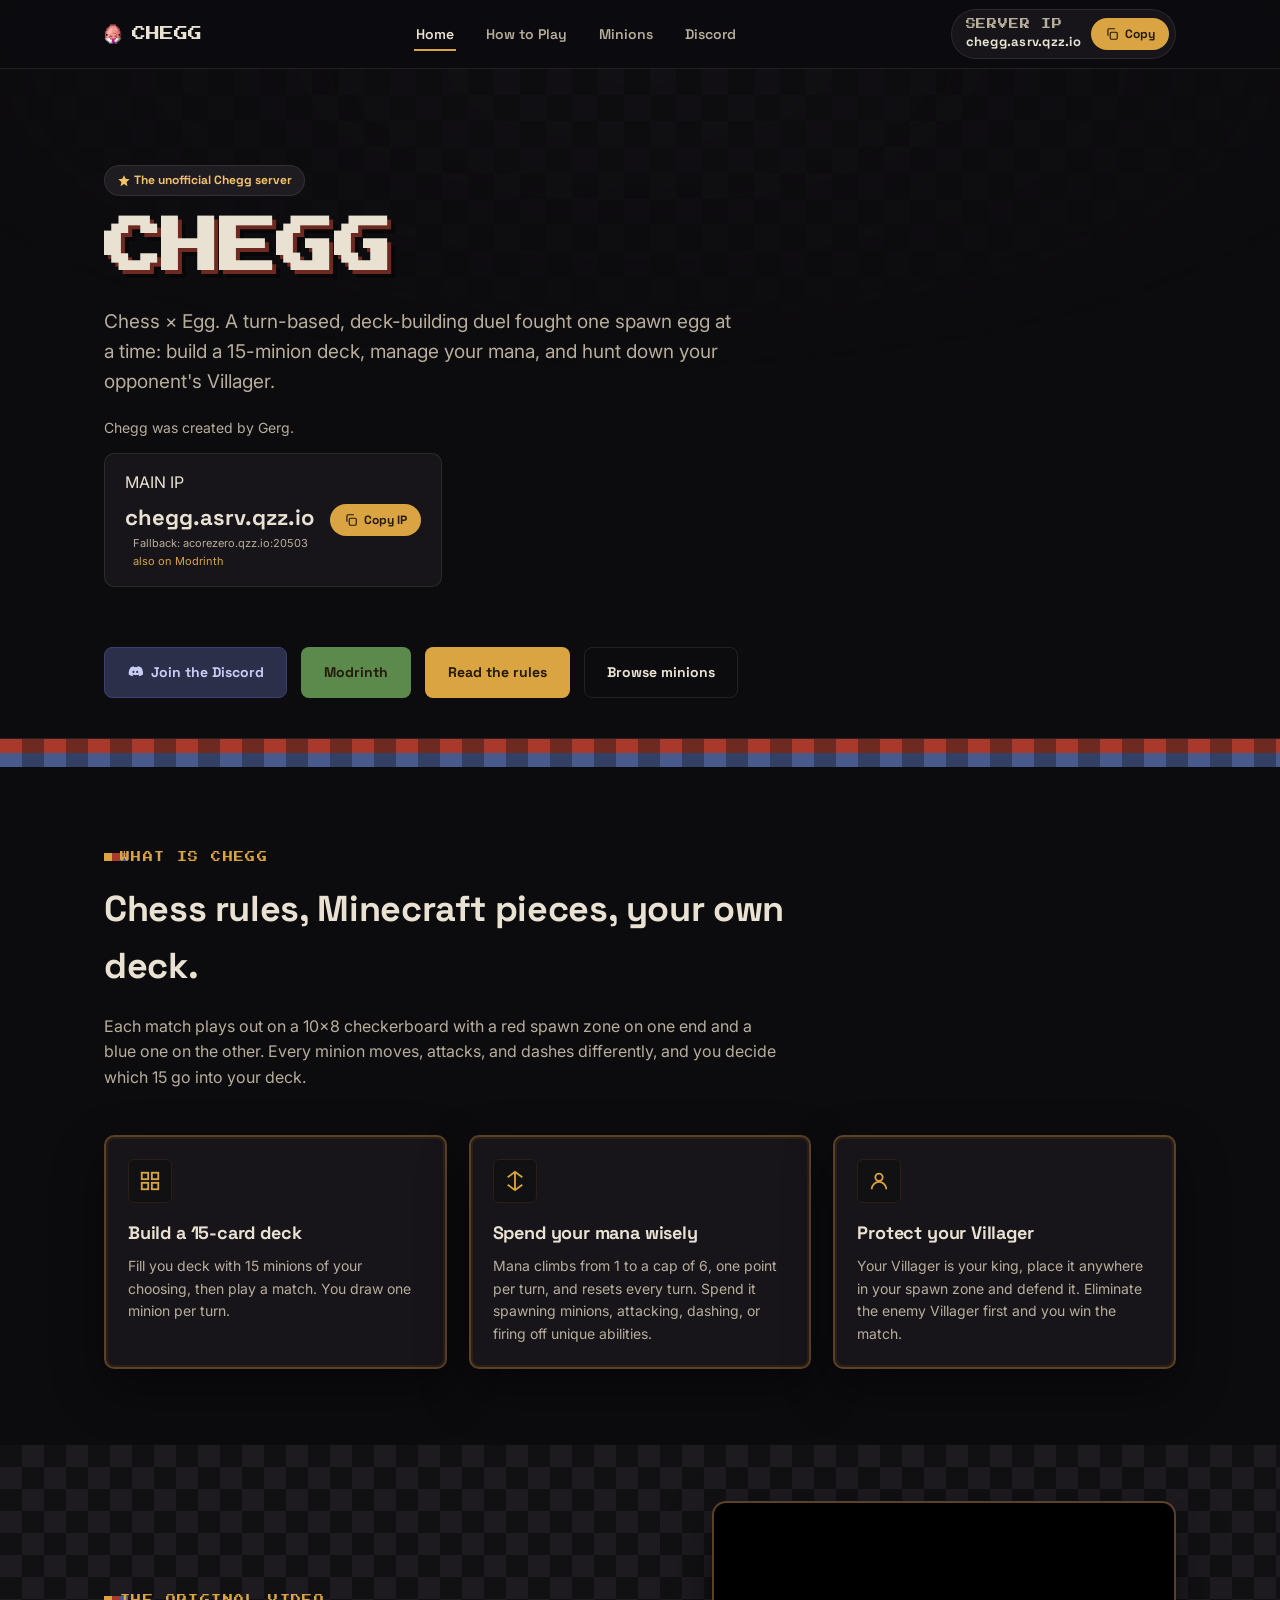
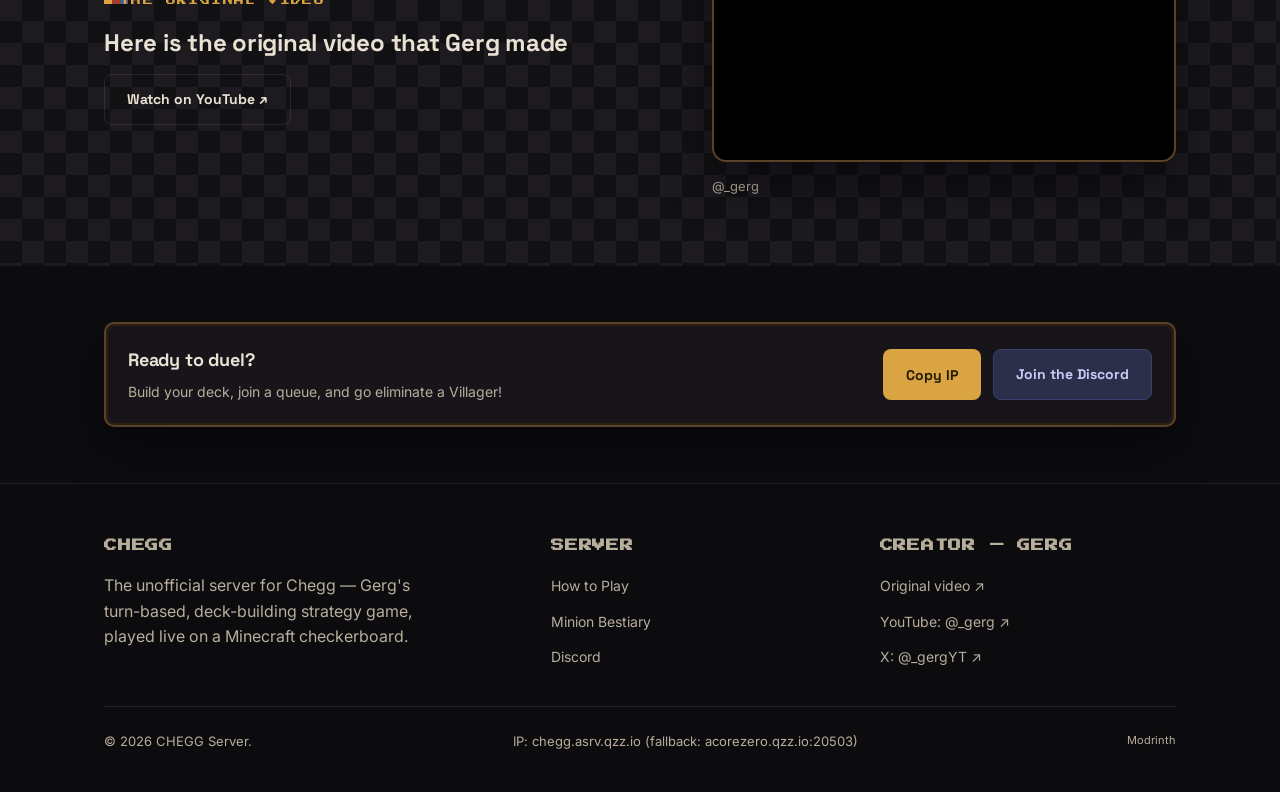
<file: index.html>
<!doctype html>
<html lang="en">
<head>
<meta charset="UTF-8">
<meta name="viewport" content="width=device-width, initial-scale=1">
<title>CHEGG -The Unofficial Chegg Server</title>
<meta name="description" content="CHEGG is the unofficial Minecraft server for Chegg, the turn-based deck-building strategy game created by Gerg. Join at chegg.asrv.qzz.io (fallback: acorezero.qzz.io:20503).">
<link rel="icon" href="src/favicon.png">
<link rel="preconnect" href="https://fonts.googleapis.com">
<link href="https://fonts.googleapis.com/css2?family=Press+Start+2P&family=Space+Grotesk:wght@500;700&family=Inter:wght@400;500;600&display=swap" rel="stylesheet">
<link rel="stylesheet" href="styles.css">
<link rel="discord:component-embed" type="application/json" href="https://cheggmc.github.io/embeds.json">
<script id="discord:component-embed" type="application/json">{"component":{"type":17,"spoiler":false,"components":[{"type":9,"components":[{"type":10,"content":"# CHEGG\nChess × Egg — the unofficial turn-based deck-building duel on a Minecraft checkerboard. Build a 15-minion deck, manage mana, hunt the enemy Villager."}],"accessory":{"type":11,"media":{"url":"https://cheggmc.github.io/src/favicon.png"},"description":"CHEGG logo","spoiler":false}},{"type":14,"divider":true,"spacing":1},{"type":10,"content":"## Join\n`acorezero.qzz.io:20503`\nAlso on Modrinth + `chegg.asrv.qzz.io`"},{"type":14,"divider":true,"spacing":1},{"type":1,"components":[{"type":2,"style":5,"label":"How to Play","url":"https://cheggmc.github.io/how-to-play"},{"type":2,"style":5,"label":"Minions","url":"https://cheggmc.github.io/minions"},{"type":2,"style":5,"label":"Discord","url":"https://discord.gg/hXgYyq3Y8T"},{"type":2,"style":5,"label":"Modrinth","url":"https://modrinth.com/server/cheggmc"}]}]}}</script>
</head>
<body>

<nav class="site-nav">
  <div class="container">
    <a class="brand" href="index.html"><span class="brand-egg"></span>CHEGG</a>
    <ul class="nav-links">
      <li><a href="index.html" class="active">Home</a></li>
      <li><a href="how-to-play.html">How to Play</a></li>
      <li><a href="minions.html">Minions</a></li>
      <li><a href="discord.html">Discord</a></li>
    </ul>
    <div class="nav-cta">
      <div class="ip-pill">
        <div><div class="ip-label">SERVER IP</div><div class="ip-value">chegg.asrv.qzz.io</div></div>
        <button class="copy-btn" data-copy-ip aria-label="Copy server IP">
          <svg viewBox="0 0 24 24" fill="none" stroke="currentColor" stroke-width="2"><rect x="9" y="9" width="12" height="12" rx="2"/><path d="M5 15V5a2 2 0 0 1 2-2h10"/></svg>
          <span class="copy-label">Copy</span>
        </button>
      </div>
      <button class="nav-toggle" aria-label="Toggle menu">☰</button>
    </div>
  </div>
</nav>

<header class="hero">
  <div class="container">
    <span class="badge-official" style="margin-bottom:16px;">
      <svg viewBox="0 0 24 24" fill="currentColor"><path d="M12 2l2.9 6.26L21.8 9l-5.4 4.73L17.9 21 12 17.27 6.1 21l1.5-7.27L2.2 9l6.9-.74z"/></svg>
      The unofficial Chegg server
    </span>
    <h1 class="hero-title">CHEGG</h1>
    <p class="hero-sub">Chess × Egg. A turn-based, deck-building duel fought one spawn egg at a time: build a 15-minion deck, manage your mana, and hunt down your opponent's Villager.</p>
    <p class="hero-note">Chegg was created by Gerg.</p>
    <div class="hero-ip">
      <div>
        <div class="ip-label" style="margin-bottom:4px;">MAIN IP</div>
        <div class="ip-value">chegg.asrv.qzz.io</div>
        <div class="ip-secondary">Fallback: acorezero.qzz.io:20503</div>
        <div class="ip-secondary ip-tertiary">also on Modrinth</div>
      </div>
      <button class="copy-btn" data-copy-ip aria-label="Copy server IP">
        <svg viewBox="0 0 24 24" fill="none" stroke="currentColor" stroke-width="2"><rect x="9" y="9" width="12" height="12" rx="2"/><path d="M5 15V5a2 2 0 0 1 2-2h10"/></svg>
        <span class="copy-label">Copy IP</span>
      </button>
    </div>
    <div class="hero-actions">
      <a href="discord.html" class="btn btn-discord">
        <svg viewBox="0 0 24 24" width="16" height="16" fill="currentColor"><path d="M20.3 4.9A17.9 17.9 0 0 0 15.9 3.5c-.2.4-.5.9-.6 1.3a16.6 16.6 0 0 0-4.6 0c-.2-.4-.4-.9-.6-1.3-1.5.3-3 .8-4.4 1.4C3 8.6 2.3 12.1 2.6 15.6a18 18 0 0 0 5.5 2.8c.4-.6.8-1.3 1.1-2a11 11 0 0 1-1.8-.9l.4-.3a13 13 0 0 0 11 0l.4.3c-.6.3-1.2.6-1.8.9.3.7.7 1.4 1.1 2a18 18 0 0 0 5.5-2.8c.4-4-.6-7.5-2.7-10.7zM9.7 13.6c-.8 0-1.5-.8-1.5-1.7 0-1 .7-1.7 1.5-1.7s1.5.8 1.5 1.7c0 1-.7 1.7-1.5 1.7zm5.6 0c-.8 0-1.5-.8-1.5-1.7 0-1 .7-1.7 1.5-1.7s1.5.8 1.5 1.7c0 1-.6 1.7-1.5 1.7z"/></svg>
        Join the Discord
      </a>
      <a href="https://modrinth.com/server/cheggmc" class="btn btn-green" target="_blank" rel="noopener">Modrinth</a>
      <a href="how-to-play.html" class="btn btn-primary">Read the rules</a>
      <a href="minions.html" class="btn btn-ghost">Browse minions</a>
    </div>
  </div>
</header>

<div class="checker-strip"></div>
<div class="checker-strip blue"></div>

<section>
  <div class="container">
    <div class="section-head">
      <span class="eyebrow">WHAT IS CHEGG</span>
      <h2>Chess rules, Minecraft pieces, your own deck.</h2>
      <p>Each match plays out on a 10×8 checkerboard with a red spawn zone on one end and a blue one on the other. Every minion moves, attacks, and dashes differently, and you decide which 15 go into your deck.</p>
    </div>
    <div class="grid-3">
      <div class="frame-card">
        <div class="frame-icon">
          <svg width="22" height="22" viewBox="0 0 24 24" fill="none" stroke="#d9a441" stroke-width="2"><rect x="3" y="3" width="7" height="7"/><rect x="14" y="3" width="7" height="7"/><rect x="3" y="14" width="7" height="7"/><rect x="14" y="14" width="7" height="7"/></svg>
        </div>
        <h3>Build a 15-card deck</h3>
        <p>Fill you deck with 15 minions of your choosing, then play a match. You draw one minion per turn.</p>
      </div>
      <div class="frame-card">
        <div class="frame-icon">
          <svg width="22" height="22" viewBox="0 0 24 24" fill="none" stroke="#d9a441" stroke-width="2"><path d="M12 2v20M4 8l8-6 8 6M4 16l8 6 8-6"/></svg>
        </div>
        <h3>Spend your mana wisely</h3>
        <p>Mana climbs from 1 to a cap of 6, one point per turn, and resets every turn. Spend it spawning minions, attacking, dashing, or firing off unique abilities.</p>
      </div>
      <div class="frame-card">
        <div class="frame-icon">
          <svg width="22" height="22" viewBox="0 0 24 24" fill="none" stroke="#d9a441" stroke-width="2"><circle cx="12" cy="8" r="4"/><path d="M4 21c0-4.4 3.6-8 8-8s8 3.6 8 8"/></svg>
        </div>
        <h3>Protect your Villager</h3>
        <p>Your Villager is your king, place it anywhere in your spawn zone and defend it. Eliminate the enemy Villager first and you win the match.</p>
      </div>
    </div>
  </div>
</section>

<section class="section-tight checker">
  <div class="container">
    <div class="grid-2">
      <div>
        <span class="eyebrow">THE ORIGINAL VIDEO</span>
        <h2>Here is the original video that Gerg made</h2>
        <a href="https://youtu.be/ciZCvS2PKNA" target="_blank" rel="noopener" class="btn btn-ghost">Watch on YouTube ↗</a>
      </div>
      <div>
        <div class="video-wrap">
          <iframe src="https://www.youtube.com/embed/ciZCvS2PKNA" title="Chegg — original concept video by Gerg" allow="accelerometer; autoplay; clipboard-write; encrypted-media; gyroscope; picture-in-picture" allowfullscreen loading="lazy"></iframe>
        </div>
        <p class="video-credit"> <a href="https://www.youtube.com/@_gerg" target="_blank" rel="noopener">@_gerg</a></p>
      </div>
    </div>
  </div>
</section>

<section class="section-tight">
  <div class="container">
    <div class="frame-card" style="display:flex; align-items:center; justify-content:space-between; flex-wrap:wrap; gap:20px;">
      <div>
        <h3 style="margin-bottom:6px;">Ready to duel?</h3>
        <p style="margin:0;">Build your deck, join a queue, and go eliminate a Villager!</p>
      </div>
      <div style="display:flex; gap:12px; flex-wrap:wrap;">
        <button class="btn btn-primary" data-copy-ip><span class="copy-label">Copy IP</span></button>
        <a href="discord" class="btn btn-discord">Join the Discord</a>
      </div>
    </div>
  </div>
</section>

<footer>
  <div class="container">
    <div class="footer-grid">
      <div class="footer-col">
        <h4>CHEGG</h4>
        <p style="max-width:320px;">The unofficial server for Chegg — Gerg's turn-based, deck-building strategy game, played live on a Minecraft checkerboard.</p>
      </div>
      <div class="footer-col">
        <h4>SERVER</h4>
        <ul>
          <li><a href="how-to-play.html">How to Play</a></li>
          <li><a href="minions.html">Minion Bestiary</a></li>
          <li><a href="discord.html">Discord</a></li>
        </ul>
      </div>
      <div class="footer-col">
        <h4>CREATOR — GERG</h4>
        <ul>
          <li><a href="https://youtu.be/ciZCvS2PKNA" target="_blank" rel="noopener">Original video ↗</a></li>
          <li><a href="https://www.youtube.com/@_gerg" target="_blank" rel="noopener">YouTube: @_gerg ↗</a></li>
          <li><a href="https://x.com/_gergYT" target="_blank" rel="noopener">X: @_gergYT ↗</a></li>
        </ul>
      </div>
    </div>
    <div class="footer-bottom">
      <span>© 2026 CHEGG Server.</span>
      <span>IP: chegg.asrv.qzz.io (fallback: acorezero.qzz.io:20503)</span>
      <a href="https://modrinth.com/server/cheggmc" class="ip-secondary" target="_blank" rel="noopener">Modrinth</a>
    </div>
  </div>
</footer>

<script src="minions-data.js"></script>
<script src="app.js"></script>
</body>
</html>
</file>
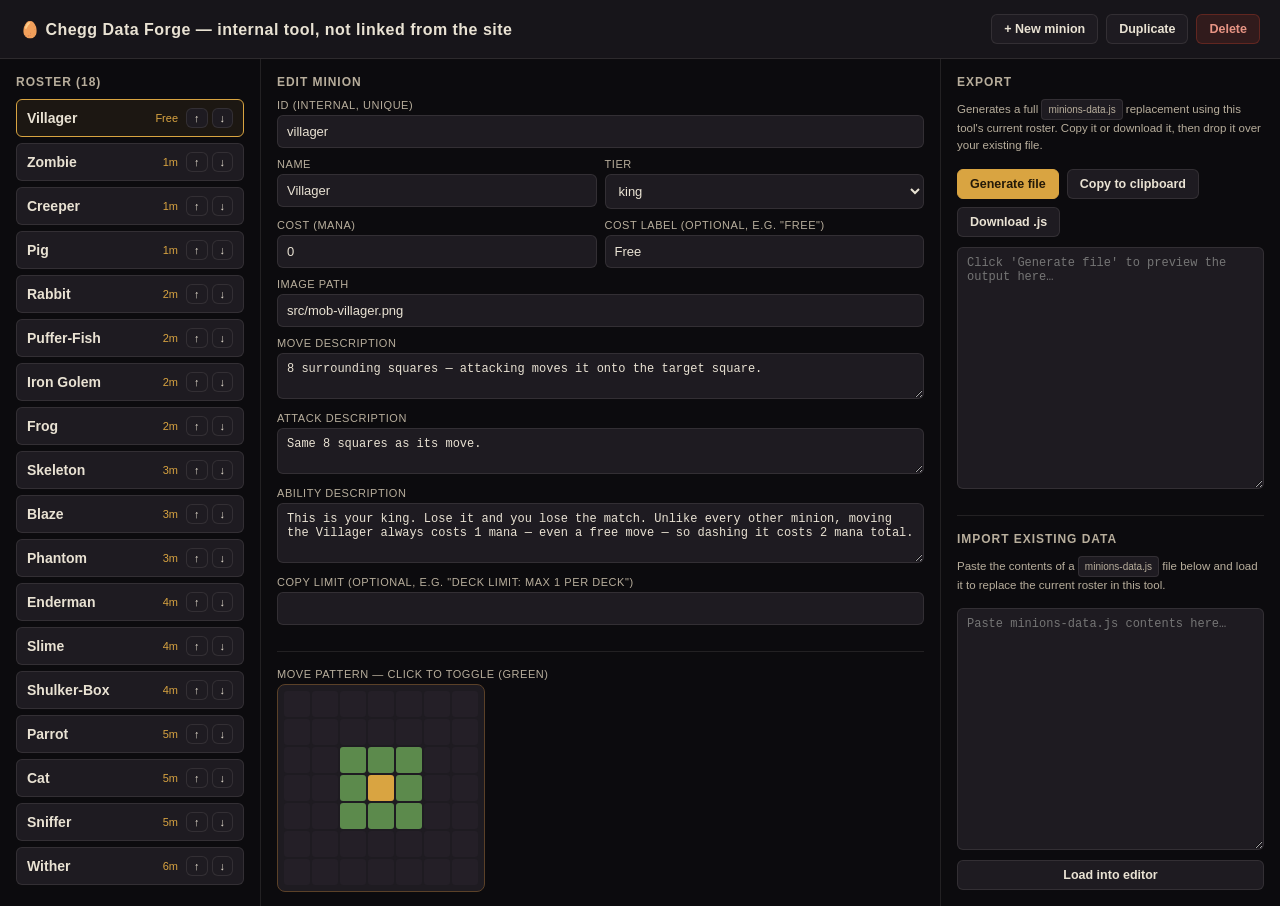
<file: _chegg-data-forge.html>
<!doctype html>
<html lang="en">
<head>
<meta charset="UTF-8">
<meta name="viewport" content="width=device-width, initial-scale=1">
<meta name="robots" content="noindex, nofollow">
<title>Data Forge</title>
<style>
  :root{
    --void:#0c0b0e; --panel:#17151a; --panel-2:#1e1b21; --line:rgba(233,226,211,.1);
    --cream:#e9e2d3; --cream-dim:#b8ae9c; --amber:#d9a441; --amber-hi:#f2c369;
    --green:#5c8a4c; --red:#a9392a; --frame:#5b4128;
  }
  *{box-sizing:border-box;}
  body{margin:0;background:var(--void);color:var(--cream);font-family:-apple-system,Segoe UI,Inter,sans-serif;font-size:14px;}
  h1{font-size:16px;margin:0;letter-spacing:.03em;}
  h2{font-size:12px;text-transform:uppercase;letter-spacing:.08em;color:var(--cream-dim);margin:0 0 10px;}
  .topbar{display:flex;align-items:center;justify-content:space-between;padding:14px 20px;border-bottom:1px solid var(--line);background:var(--panel);}
  .topbar .right{display:flex;gap:8px;}
  .layout{display:grid;grid-template-columns:260px 1fr 340px;gap:0;height:calc(100vh - 53px);}
  .col{overflow-y:auto;padding:16px;}
  .col + .col{border-left:1px solid var(--line);}
  button{
    font-family:inherit;font-size:12.5px;font-weight:600;cursor:pointer;
    background:var(--panel-2);color:var(--cream);border:1px solid var(--line);border-radius:6px;padding:7px 12px;
  }
  button:hover{border-color:var(--cream-dim);}
  button.primary{background:var(--amber);color:#241a08;border-color:var(--amber);}
  button.primary:hover{background:var(--amber-hi);}
  button.danger{background:rgba(169,57,42,.18);color:#e79484;border-color:rgba(169,57,42,.4);}
  button.small{padding:3px 7px;font-size:11px;}
  input,select,textarea{
    width:100%;background:var(--panel-2);border:1px solid var(--line);color:var(--cream);
    border-radius:6px;padding:8px 9px;font-family:inherit;font-size:13px;margin-bottom:10px;
  }
  textarea{resize:vertical;font-family:ui-monospace,Menlo,Consolas,monospace;font-size:12px;}
  label{display:block;font-size:11px;color:var(--cream-dim);text-transform:uppercase;letter-spacing:.05em;margin-bottom:4px;}
  .field-row{display:flex;gap:8px;}
  .field-row > div{flex:1;}

  .minion-item{
    display:flex;align-items:center;gap:8px;padding:8px 10px;border:1px solid var(--line);
    border-radius:6px;margin-bottom:6px;background:var(--panel-2);cursor:pointer;
  }
  .minion-item.active{border-color:var(--amber);background:rgba(217,164,65,.08);}
  .minion-item .mi-name{flex:1;font-weight:600;}
  .minion-item .mi-cost{font-size:11px;color:var(--amber);}
  .minion-item .mi-actions{display:flex;gap:4px;}

  .grid-editor{
    display:grid;grid-template-columns:repeat(7,26px);grid-template-rows:repeat(7,26px);gap:2px;
    background:var(--panel-2);padding:6px;border-radius:8px;border:1px solid var(--frame);width:max-content;
  }
  .grid-editor .cell{width:26px;height:26px;border-radius:3px;background:#241f27;cursor:pointer;}
  .grid-editor .cell.on{background:var(--gridcolor,var(--green));}
  .grid-editor .cell.center{background:var(--amber);cursor:default;}
  .grid-block{margin-bottom:18px;}
  .grid-block .legend{font-size:11px;color:var(--cream-dim);margin-top:6px;}

  .export-box{display:flex;flex-direction:column;height:100%;}
  .export-box textarea{flex:1;min-height:200px;}
  .export-actions{display:flex;gap:8px;margin-bottom:10px;flex-wrap:wrap;}
  .hint{font-size:11.5px;color:var(--cream-dim);margin-bottom:14px;line-height:1.5;}
  .divider{height:1px;background:var(--line);margin:16px 0;}
  .tag{display:inline-block;font-size:10px;padding:2px 6px;border-radius:4px;background:var(--panel-2);color:var(--cream-dim);border:1px solid var(--line);}
</style>
</head>
<body>

<div class="topbar">
  <h1>🥚 Chegg Data Forge — internal tool, not linked from the site</h1>
  <div class="right">
    <button id="btn-new">+ New minion</button>
    <button id="btn-duplicate">Duplicate</button>
    <button class="danger" id="btn-delete">Delete</button>
  </div>
</div>

<div class="layout">

  <!-- LEFT: minion list -->
  <div class="col">
    <h2>Roster (<span id="count">0</span>)</h2>
    <div id="minion-list"></div>
  </div>

  <!-- MIDDLE: editor form -->
  <div class="col" id="editor-col">
    <h2>Edit minion</h2>
    <div id="editor-form"></div>
  </div>

  <!-- RIGHT: import/export -->
  <div class="col export-box">
    <h2>Export</h2>
    <div class="hint">Generates a full <span class="tag">minions-data.js</span> replacement using this tool's current roster. Copy it or download it, then drop it over your existing file.</div>
    <div class="export-actions">
      <button class="primary" id="btn-generate">Generate file</button>
      <button id="btn-copy">Copy to clipboard</button>
      <button id="btn-download">Download .js</button>
    </div>
    <textarea id="export-output" spellcheck="false" placeholder="Click 'Generate file' to preview the output here…"></textarea>

    <div class="divider"></div>
    <h2>Import existing data</h2>
    <div class="hint">Paste the contents of a <span class="tag">minions-data.js</span> file below and load it to replace the current roster in this tool.</div>
    <textarea id="import-input" spellcheck="false" rows="6" placeholder="Paste minions-data.js contents here…"></textarea>
    <button id="btn-import">Load into editor</button>
  </div>

</div>

<script>
/* ---------- pattern helpers ---------- */
const RING8 = [[-1,-1],[-1,0],[-1,1],[0,-1],[0,1],[1,-1],[1,0],[1,1]];
const LAT1 = [[-1,0],[1,0],[0,-1],[0,1]];
const DIAG1 = [[-1,-1],[-1,1],[1,-1],[1,1]];
const LAT2 = [[-2,0],[2,0],[0,-2],[0,2]];
const FWD3 = [[-1,-1],[-1,0],[-1,1]];
const DIAG3RANGE = [[-1,-1],[-2,-2],[-3,-3],[-1,1],[-2,2],[-3,3],[1,-1],[2,-2],[3,-3],[1,1],[2,2],[3,3]];
const LAT2RANGE = [[-1,0],[-2,0],[1,0],[2,0],[0,-1],[0,-2],[0,1],[0,2]];
const CROSS3 = [[-1,0],[-2,0],[-3,0],[1,0],[2,0],[3,0],[0,-1],[0,-2],[0,-3],[0,1],[0,2],[0,3]];
const DIAMOND = [...RING8, ...LAT2];
const SLIME = [[0,-2],[0,2],[-2,-2],[-2,0],[-2,2],[2,-2],[2,0],[2,2]];

const TIERS = ["king","offense","support","utility","defense"];

/* ---------- default roster (current live data) ---------- */
let MINIONS = [
  { id:"villager", name:"Villager", cost:0, costLabel:"Free", tier:"king", img:"src/mob-villager.png",
    move:"8 surrounding squares — attacking moves it onto the target square.",
    attack:"Same 8 squares as its move.",
    ability:"This is your king. Lose it and you lose the match. Unlike every other minion, moving the Villager always costs 1 mana — even a free move — so dashing it costs 2 mana total.",
    movePattern:RING8, attackPattern:RING8 },
  { id:"zombie", name:"Zombie", cost:1, tier:"offense", img:"src/mob-zombie.png",
    move:"Forward only — one of the three squares directly ahead.",
    attack:"The 4 lateral squares immediately around it.",
    ability:"A cheap, simple frontline unit. No special ability.",
    movePattern:FWD3, attackPattern:LAT1 },
  { id:"creeper", name:"Creeper", cost:1, tier:"offense", img:"src/mob-creeper.png",
    move:"Any of the 8 surrounding squares.",
    attack:"One-time detonation — destroys every minion in the 8 surrounding squares, including itself.",
    ability:"Friendly fire applies. A high-risk, high-reward finisher — place it carefully.",
    movePattern:RING8, attackPattern:RING8 },
  { id:"pig", name:"Pig", cost:1, tier:"support", img:"src/mob-pig.png",
    move:"Any of the 8 surrounding squares.",
    attack:"None — the Pig can't attack.",
    ability:"Draw 1 card the moment it's spawned, and draw 1 more when it dies. Pure card advantage.",
    movePattern:RING8, attackPattern:[] },
  { id:"rabbit", name:"Rabbit", cost:2, tier:"support", img:"src/mob-rabbit.png",
    move:"Hops 2 squares in any lateral direction.",
    attack:"None — the Rabbit can't attack.",
    ability:"If its hop jumps over any minion — friend or foe — its owner draws 1 card.",
    movePattern:LAT2, attackPattern:[] },
  { id:"pufferfish", name:"Puffer-Fish", cost:2, tier:"offense", img:"src/mob-pufferfish.png",
    move:"1 square, laterally only.",
    attack:"All 4 diagonal squares around it, simultaneously.",
    ability:"A cheap area-denial piece. Watch out for friendly fire on the diagonal burst.",
    movePattern:LAT1, attackPattern:DIAG1 },
  { id:"irongolem", name:"Iron Golem", cost:2, tier:"offense", img:"src/mob-irongolem.png",
    move:"Any of the 8 surrounding squares.",
    attack:"A sweeping strike across 3 tiles in one chosen lateral direction.",
    ability:"Low cost for a wide, line-clearing swing.",
    movePattern:RING8, attackPattern:FWD3 },
  { id:"frog", name:"Frog", cost:2, tier:"utility", img:"src/mob-frog.png",
    move:"Any of the 8 surrounding squares.",
    attack:"None — the Frog can't destroy enemies directly.",
    ability:"Special (1 mana): pull any minion, friend or foe, 2 squares closer along a lateral line, from any range.",
    movePattern:RING8, attackPattern:[], copyLimit:"Deck limit: max 2 per deck" },
  { id:"skeleton", name:"Skeleton", cost:3, tier:"offense", img:"src/mob-skeleton.png",
    move:"1 square, laterally only.",
    attack:"Diagonal sniping, up to 3 squares away.",
    ability:"Great reach for the cost, but boxed into lateral movement to get there.",
    movePattern:LAT1, attackPattern:DIAG3RANGE },
  { id:"blaze", name:"Blaze", cost:3, tier:"offense", img:"src/mob-blaze.png",
    move:"1 square, diagonally only.",
    attack:"Lateral fire, up to 2 squares away.",
    ability:"The mirror image of the Skeleton — diagonal legs, lateral aim.",
    movePattern:DIAG1, attackPattern:LAT2RANGE },
  { id:"phantom", name:"Phantom", cost:3, tier:"offense", img:"src/mob-phantom.png",
    move:"Dark tiles only — it can be spawned, moved, or attack only on the board's dark squares.",
    attack:"Any dark tile it could otherwise move to (standard 1 mana attack cost).",
    ability:"Highly mobile within its restriction, but boxed out of light tiles entirely.",
    movePattern:RING8, attackPattern:RING8 },
  { id:"enderman", name:"Enderman", cost:4, tier:"utility", img:"src/mob-enderman.png",
    move:"Cannot move under its own power.",
    attack:"Any of the 8 surrounding squares.",
    ability:"Special (1 mana), 'Teleport': swap places with any minion — friend or foe, except the Villager — along a lateral line at any range. Can't teleport and attack the same turn.",
    movePattern:[], attackPattern:RING8 },
  { id:"slime", name:"Slime", cost:4, tier:"offense", img:"src/mob-slime.png",
    move:"Jumps 2 squares laterally, leaping clean over anything in its path.",
    attack:"Lands on and hits whatever occupies its destination square — costs 1 mana if that square is occupied (can't combine with a dash).",
    ability:"A mobile bruiser that ignores blockers entirely.",
    movePattern:SLIME, attackPattern:SLIME },
  { id:"shulkerbox", name:"Shulker-Box", cost:4, tier:"defense", img:"src/mob-shulkerbox.png",
    move:"Can't move freely — instead it relocates to wherever its attack lands.",
    attack:"Long-range lateral and vertical fire, blocked by anything standing in the projectile's path.",
    ability:"A stationary turret that plants itself deeper into the board with every successful hit.",
    movePattern:[], attackPattern:CROSS3 },
  { id:"parrot", name:"Parrot", cost:5, tier:"utility", img:"src/mob-parrot.png",
    move:"A wide, diamond-shaped range across the board.",
    attack:"None of its own — instead it copies the attack pattern of any minion laterally adjacent to it, friend or foe.",
    ability:"Turns your best neighboring attacker into a second copy of itself.",
    movePattern:DIAMOND, attackPattern:[] },
  { id:"cat", name:"Cat", cost:5, tier:"support", img:"src/mob-cat.png",
    move:"Cannot move or attack — not even with a dash.",
    attack:"None.",
    ability:"Passively grants its owner +1 max mana every turn. Multiple Cats stack.",
    movePattern:[], attackPattern:[] },
  { id:"sniffer", name:"Sniffer", cost:5, tier:"utility", img:"src/mob-sniffer.png",
    move:"Any of the 8 surrounding squares.",
    attack:"None — the Sniffer can't attack.",
    ability:"On spawn, draw 2 cards from your opponent's deck instead of your own. On death, discard 2 minions from your hand if able.",
    movePattern:RING8, attackPattern:[] },
  { id:"wither", name:"Wither", cost:6, tier:"offense", img:"src/mob-wither.png",
    move:"Any of the 8 surrounding squares.",
    attack:"Costs 2 mana instead of the usual 1 — fires a lateral projectile 3 squares out, splashing the tiles beside its path.",
    ability:"On spawn, immediately destroys everything in the 8 surrounding squares — friend or foe. The single most expensive, most explosive minion in the deck.",
    movePattern:RING8, attackPattern:CROSS3, copyLimit:"Deck limit: max 1 per deck" }
];

let activeIndex = 0;

/* ---------- rendering ---------- */
function renderList(){
  const list = document.getElementById("minion-list");
  document.getElementById("count").textContent = MINIONS.length;
  list.innerHTML = "";
  MINIONS.forEach((m, i) => {
    const row = document.createElement("div");
    row.className = "minion-item" + (i === activeIndex ? " active" : "");
    row.innerHTML = `
      <span class="mi-name">${m.name || "(unnamed)"}</span>
      <span class="mi-cost">${m.costLabel || (m.cost + "m")}</span>
      <span class="mi-actions">
        <button class="small" data-up="${i}" title="Move up">↑</button>
        <button class="small" data-down="${i}" title="Move down">↓</button>
      </span>
    `;
    row.addEventListener("click", (e) => {
      if(e.target.closest("[data-up],[data-down]")) return;
      activeIndex = i; renderList(); renderForm();
    });
    list.appendChild(row);
  });
  list.querySelectorAll("[data-up]").forEach(b => b.addEventListener("click", () => {
    const i = +b.dataset.up; if(i > 0){ [MINIONS[i-1],MINIONS[i]] = [MINIONS[i],MINIONS[i-1]]; if(activeIndex===i)activeIndex--; else if(activeIndex===i-1)activeIndex++; renderList(); renderForm(); }
  }));
  list.querySelectorAll("[data-down]").forEach(b => b.addEventListener("click", () => {
    const i = +b.dataset.down; if(i < MINIONS.length-1){ [MINIONS[i+1],MINIONS[i]] = [MINIONS[i],MINIONS[i+1]]; if(activeIndex===i)activeIndex++; else if(activeIndex===i+1)activeIndex--; renderList(); renderForm(); }
  }));
}

function renderForm(){
  const m = MINIONS[activeIndex];
  const form = document.getElementById("editor-form");
  if(!m){ form.innerHTML = "<p style='color:var(--cream-dim)'>No minion selected.</p>"; return; }

  form.innerHTML = `
    <label>ID (internal, unique)</label>
    <input id="f-id" value="${esc(m.id||"")}">

    <div class="field-row">
      <div>
        <label>Name</label>
        <input id="f-name" value="${esc(m.name||"")}">
      </div>
      <div>
        <label>Tier</label>
        <select id="f-tier">${TIERS.map(t => `<option value="${t}" ${t===m.tier?"selected":""}>${t}</option>`).join("")}</select>
      </div>
    </div>

    <div class="field-row">
      <div>
        <label>Cost (mana)</label>
        <input id="f-cost" type="number" min="0" value="${m.cost ?? 0}">
      </div>
      <div>
        <label>Cost label (optional, e.g. "Free")</label>
        <input id="f-costLabel" value="${esc(m.costLabel||"")}">
      </div>
    </div>

    <label>Image path</label>
    <input id="f-img" value="${esc(m.img||"")}">

    <label>Move description</label>
    <textarea id="f-move" rows="2">${esc(m.move||"")}</textarea>

    <label>Attack description</label>
    <textarea id="f-attack" rows="2">${esc(m.attack||"")}</textarea>

    <label>Ability description</label>
    <textarea id="f-ability" rows="3">${esc(m.ability||"")}</textarea>

    <label>Copy limit (optional, e.g. "Deck limit: max 1 per deck")</label>
    <input id="f-copyLimit" value="${esc(m.copyLimit||"")}">

    <div class="divider"></div>

    <div class="grid-block">
      <label>Move pattern — click to toggle (green)</label>
      <div class="grid-editor" id="grid-move" style="--gridcolor:var(--green)"></div>
    </div>

    <div class="grid-block">
      <label>Attack pattern — click to toggle (red)</label>
      <div class="grid-editor" id="grid-attack" style="--gridcolor:var(--red)"></div>
    </div>
  `;

  // wire up text fields -> live update on change
  const bind = (id, key, isNumber) => {
    document.getElementById(id).addEventListener("input", (e) => {
      MINIONS[activeIndex][key] = isNumber ? Number(e.target.value) : e.target.value;
      if(id === "f-name" || id === "f-cost" || id === "f-costLabel") renderList();
    });
  };
  bind("f-id","id"); bind("f-name","name"); bind("f-tier","tier");
  bind("f-cost","cost",true); bind("f-costLabel","costLabel");
  bind("f-img","img"); bind("f-move","move"); bind("f-attack","attack");
  bind("f-ability","ability"); bind("f-copyLimit","copyLimit");

  buildGrid("grid-move", m.movePattern || [], (pattern) => MINIONS[activeIndex].movePattern = pattern);
  buildGrid("grid-attack", m.attackPattern || [], (pattern) => MINIONS[activeIndex].attackPattern = pattern);
}

function buildGrid(containerId, pattern, onChange){
  const container = document.getElementById(containerId);
  container.innerHTML = "";
  const set = new Set(pattern.map(([r,c]) => `${r},${c}`));
  for(let r = -3; r <= 3; r++){
    for(let c = -3; c <= 3; c++){
      const cell = document.createElement("div");
      cell.className = "cell";
      if(r === 0 && c === 0){
        cell.classList.add("center");
      } else {
        if(set.has(`${r},${c}`)) cell.classList.add("on");
        cell.addEventListener("click", () => {
          const key = `${r},${c}`;
          if(set.has(key)){ set.delete(key); cell.classList.remove("on"); }
          else { set.add(key); cell.classList.add("on"); }
          onChange([...set].map(s => s.split(",").map(Number)));
        });
      }
      container.appendChild(cell);
    }
  }
}

function esc(str){
  return String(str).replace(/[&<>"']/g, s => ({"&":"&amp;","<":"&lt;",">":"&gt;",'"':"&quot;","'":"&#39;"}[s]));
}

/* ---------- toolbar actions ---------- */
document.getElementById("btn-new").addEventListener("click", () => {
  MINIONS.push({ id:"new-minion", name:"New Minion", cost:1, tier:"offense", img:"src/mob-new.png",
    move:"", attack:"", ability:"", movePattern:[], attackPattern:[] });
  activeIndex = MINIONS.length - 1;
  renderList(); renderForm();
});

document.getElementById("btn-duplicate").addEventListener("click", () => {
  if(!MINIONS[activeIndex]) return;
  const copy = JSON.parse(JSON.stringify(MINIONS[activeIndex]));
  copy.id = copy.id + "-copy";
  copy.name = copy.name + " (copy)";
  MINIONS.splice(activeIndex+1, 0, copy);
  activeIndex++;
  renderList(); renderForm();
});

document.getElementById("btn-delete").addEventListener("click", () => {
  if(!MINIONS[activeIndex]) return;
  if(!confirm(`Delete "${MINIONS[activeIndex].name}"?`)) return;
  MINIONS.splice(activeIndex, 1);
  activeIndex = Math.max(0, activeIndex - 1);
  renderList(); renderForm();
});

/* ---------- export ---------- */
function generateFileText(){
  const lines = [];
  lines.push(`/* CHEGG minion roster — generated by the Data Forge tool.`);
  lines.push(`   Offsets are [row, col] relative to the minion's own square (center = [0,0]). */`);
  lines.push("");
  lines.push("const MINIONS = [");
  MINIONS.forEach((m, i) => {
    lines.push("  {");
    lines.push(`    id:${JSON.stringify(m.id)}, name:${JSON.stringify(m.name)}, cost:${m.cost},${m.costLabel ? ` costLabel:${JSON.stringify(m.costLabel)},` : ""} tier:${JSON.stringify(m.tier)},`);
    lines.push(`    img:${JSON.stringify(m.img)},`);
    lines.push(`    move:${JSON.stringify(m.move)},`);
    lines.push(`    attack:${JSON.stringify(m.attack)},`);
    lines.push(`    ability:${JSON.stringify(m.ability)},`);
    lines.push(`    movePattern:${JSON.stringify(m.movePattern)}, attackPattern:${JSON.stringify(m.attackPattern)}${m.copyLimit ? `, copyLimit:${JSON.stringify(m.copyLimit)}` : ""}`);
    lines.push(`  }${i < MINIONS.length-1 ? "," : ""}`);
  });
  lines.push("];");
  lines.push("");
  lines.push(`if (typeof module !== "undefined") module.exports = { MINIONS };`);
  return lines.join("\n");
}

document.getElementById("btn-generate").addEventListener("click", () => {
  document.getElementById("export-output").value = generateFileText();
});

document.getElementById("btn-copy").addEventListener("click", async () => {
  const out = document.getElementById("export-output");
  if(!out.value) out.value = generateFileText();
  try{ await navigator.clipboard.writeText(out.value); }
  catch(e){ out.select(); document.execCommand("copy"); }
  const btn = document.getElementById("btn-copy");
  const orig = btn.textContent; btn.textContent = "Copied!"; setTimeout(()=>btn.textContent=orig, 1400);
});

document.getElementById("btn-download").addEventListener("click", () => {
  const out = document.getElementById("export-output");
  if(!out.value) out.value = generateFileText();
  const blob = new Blob([out.value], {type:"text/javascript"});
  const a = document.createElement("a");
  a.href = URL.createObjectURL(blob);
  a.download = "minions-data.js";
  a.click();
});

document.getElementById("btn-import").addEventListener("click", () => {
  const raw = document.getElementById("import-input").value;
  if(!raw.trim()) return;
  try{
    const sandbox = {};
    const fn = new Function("module", raw + "\n;module.exports = typeof MINIONS !== 'undefined' ? { MINIONS } : module.exports;");
    fn(sandbox);
    if(sandbox.exports && Array.isArray(sandbox.exports.MINIONS)){
      MINIONS = sandbox.exports.MINIONS;
      activeIndex = 0;
      renderList(); renderForm();
      alert(`Loaded ${MINIONS.length} minions.`);
    } else {
      alert("Couldn't find a MINIONS array in that file.");
    }
  }catch(e){
    alert("Failed to parse that file:\n" + e.message);
  }
});

/* ---------- init ---------- */
renderList();
renderForm();
</script>
</body>
</html>
</file>
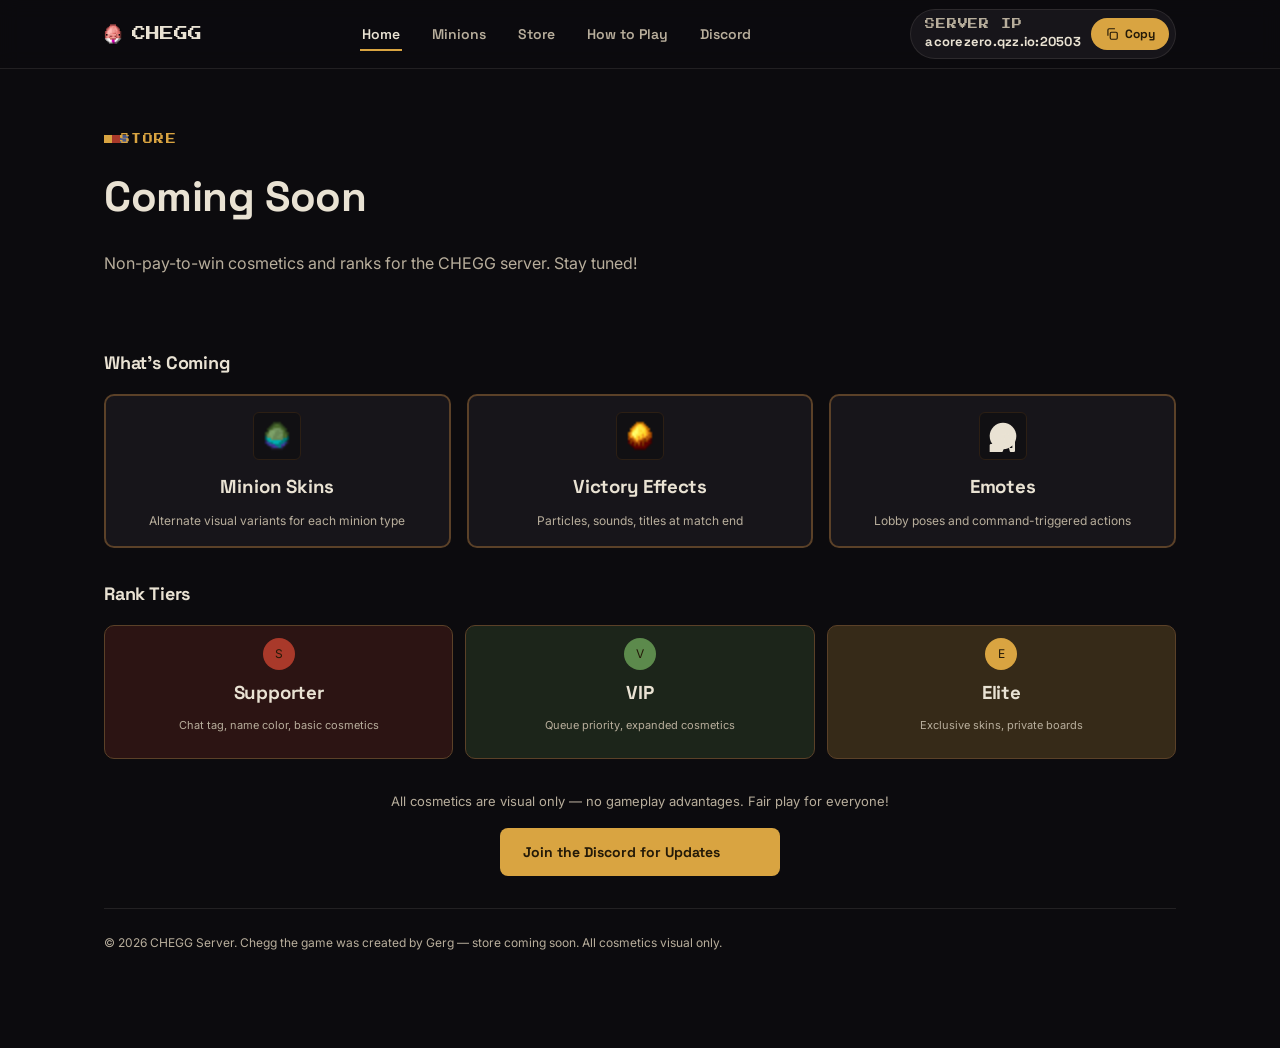
<file: coming-soon.html>
<!DOCTYPE html>
<html lang="en">
<head>
  <meta charset="UTF-8">
  <meta name="viewport" content="width=device-width, initial-scale=1">
  <title>CHEGG — Coming Soon Store</title>
  <link rel="icon" href="src/favicon.png">
  <link rel="preconnect" href="https://fonts.googleapis.com">
  <link href="https://fonts.googleapis.com/css2?family=Press+Start+2P&family=Space+Grotesk:wght@500;700&family=Inter:wght@400;500;600&display=swap" rel="stylesheet">
  <link rel="stylesheet" href="styles.css">
<link rel="discord:component-embed" type="application/json" href="https://cheggmc.github.io/embeds.json">
<script id="discord:component-embed" type="application/json">{"component":{"type":17,"spoiler":false,"components":[{"type":9,"components":[{"type":10,"content":"# CHEGG\nChess × Egg — the unofficial turn-based deck-building duel on a Minecraft checkerboard. Build a 15-minion deck, manage mana, hunt the enemy Villager."}],"accessory":{"type":11,"media":{"url":"https://cheggmc.github.io/src/favicon.png"},"description":"CHEGG logo","spoiler":false}},{"type":14,"divider":true,"spacing":1},{"type":10,"content":"## Join\n`acorezero.qzz.io:20503`\nAlso on Modrinth + `chegg.asrv.qzz.io`"},{"type":14,"divider":true,"spacing":1},{"type":1,"components":[{"type":2,"style":5,"label":"How to Play","url":"https://cheggmc.github.io/how-to-play"},{"type":2,"style":5,"label":"Minions","url":"https://cheggmc.github.io/minions"},{"type":2,"style":5,"label":"Discord","url":"https://discord.gg/hXgYyq3Y8T"},{"type":2,"style":5,"label":"Modrinth","url":"https://modrinth.com/server/cheggmc"}]}]}}</script>
</head>
<body>

<nav class="site-nav">
  <div class="container">
    <a class="brand" href="/"><span class="brand-egg"></span>CHEGG</a>
    <ul class="nav-links">
      <li><a href="/" class="active">Home</a></li>
      <li><a href="minions">Minions</a></li>
      <li><a href="coming-soon">Store</a></li>
      <li><a href="how-to-play">How to Play</a></li>
      <li><a href="discord">Discord</a></li>
    </ul>
    <div class="nav-cta">
      <div class="ip-pill">
        <div><div class="ip-label">SERVER IP</div><div class="ip-value">acorezero.qzz.io:20503</div></div>
        <button class="copy-btn" data-copy-ip aria-label="Copy server IP">
          <svg viewBox="0 0 24 24" fill="none" stroke="currentColor" stroke-width="2"><rect x="9" y="9" width="12" height="12" rx="2"/><path d="M5 15V5a2 2 0 0 1 2-2h10"/></svg>
          <span class="copy-label">Copy</span>
        </button>
      </div>
      <button class="nav-toggle" aria-label="Toggle menu">☰</button>
    </div>
  </div>
</nav>

<header style="padding:56px 0 0;">
  <div class="container">
    <span class="eyebrow">STORE</span>
    <h1 style="font-size:clamp(28px,4vw,42px); max-width:700px;">Coming Soon</h1>
    <p style="max-width:640px; font-size:16px;">Non-pay-to-win cosmetics and ranks for the CHEGG server. Stay tuned!</p>
  </div>
</header>

<section class="section-tight">
  <div class="container">
    <div style="margin-bottom:32px;">
      <h2 style="font-size:18px; margin-top:0; margin-bottom:16px;">What's Coming</h2>
      <div style="display:grid; grid-template-columns:repeat(auto-fit, minmax(180px, 1fr)); gap:16px;">
        <div style="background:var(--panel); border-radius:var(--radius); border:2px solid var(--frame); padding:16px; text-align:center;">
          <div style="width:48px; height:48px; border-radius:6px; background:var(--board-a); border:1px solid var(--frame-lo); margin:0 auto 12px; display:flex; align-items:center; justify-content:center;">
            <img src="src/mob-zombie.png" alt="Minion skin" loading="lazy" style="width:32px; height:32px; object-fit:contain;">
          </div>
          <h3>Minion Skins</h3>
          <p style="font-size:12px; color:var(--cream-dim); margin:8px 0 0;">Alternate visual variants for each minion type</p>
        </div>
        <div style="background:var(--panel); border-radius:var(--radius); border:2px solid var(--frame); padding:16px; text-align:center;">
          <div style="width:48px; height:48px; border-radius:6px; background:var(--board-a); border:1px solid var(--frame-lo); margin:0 auto 12px; display:flex; align-items:center; justify-content:center;">
            <img src="src/mob-blaze.png" alt="Victory effect" loading="lazy" style="width:32px; height:32px; object-fit:contain;">
          </div>
          <h3>Victory Effects</h3>
          <p style="font-size:12px; color:var(--cream-dim); margin:8px 0 0;">Particles, sounds, titles at match end</p>
        </div>
        <div style="background:var(--panel); border-radius:var(--radius); border:2px solid var(--frame); padding:16px; text-align:center;">
          <div style="width:48px; height:48px; border-radius:6px; background:var(--board-a); border:1px solid var(--frame-lo); margin:0 auto 12px; display:flex; align-items:center; justify-content:center;">
            <svg width="32" height="32" viewBox="0 0 24 24" fill="currentColor"><path d="M12 2C6.48 2 2 6.48 2 12s4.48 10 10 10 10-4.48 10-10S17.52 2 12 2z"/><path d="M9 17h6v2h-6v-2zm5-7h2v2h-2v-2zm-5 7h2v2h-2v-2zm7-5h2v2h-2V7zm-7 5h2v2h-2v2zm2 2v2h2V5h-2v2zm4-3c0-.55-.45-1-1-1H7c-.55 0-1 .45-1 1v2H3c-.55 0-1 .45-1 1v8c0 .55.45 1 1 1h2v2h2v-2h-2v2h2v-2h2v2h-2v2h2v-2zm-2-5h-2V7h2v2zm0 4h-2v2h2v-2zm4 8c0 .55.45 1 1 1h2c.55 0 1-.45 1-1v-8c0-.55-.45-1-1-1h-2c-.55 0-1 .45-1 1v2h-2v-2zm2-2h-2v-2h2v2z"/></div>
          <h3>Emotes</h3>
          <p style="font-size:12px; color:var(--cream-dim); margin:8px 0 0;">Lobby poses and command-triggered actions</p>
        </div>
      </div>
    </div>

    <div style="margin-bottom:32px;">
      <h2 style="font-size:18px; margin-top:0; margin-bottom:16px;">Rank Tiers</h2>
      <div style="display:grid; grid-template-columns:repeat(auto-fit, minmax(140px, 1fr)); gap:12px;">
        <div style="background:rgba(169,57,42,.2); border-radius:var(--radius); border:1px solid var(--frame); padding:12px; text-align:center;">
          <div style="width:32px; height:32px; background:var(--red); border-radius:50%; margin:0 auto 8px; display:flex; align-items:center; justify-content:center; font-size:12px; color:#241a08;">S</div>
          <h3>Supporter</h3>
          <p style="font-size:11px; color:var(--cream-dim);">Chat tag, name color, basic cosmetics</p>
        </div>
        <div style="background:rgba(92,138,76,.2); border-radius:var(--radius); border:1px solid var(--frame); padding:12px; text-align:center;">
          <div style="width:32px; height:32px; background:var(--green); border-radius:50%; margin:0 auto 8px; display:flex; align-items:center; justify-content:center; font-size:12px; color:#241a08;">V</div>
          <h3>VIP</h3>
          <p style="font-size:11px; color:var(--cream-dim);">Queue priority, expanded cosmetics</p>
        </div>
        <div style="background:rgba(217,164,65,.2); border-radius:var(--radius); border:1px solid var(--frame); padding:12px; text-align:center;">
          <div style="width:32px; height:32px; background:var(--amber); border-radius:50%; margin:0 auto 8px; display:flex; align-items:center; justify-content:center; font-size:12px; color:#241a08;">E</div>
          <h3>Elite</h3>
          <p style="font-size:11px; color:var(--cream-dim);">Exclusive skins, private boards</p>
        </div>
      </div>
    </div>

    <div style="text-align:center; margin:32px 0;">
      <p style="font-size:13px; color:var(--cream-dim); margin-bottom:16px;">All cosmetics are visual only — no gameplay advantages. Fair play for everyone!</p>
      <button class="btn btn-primary" style="width:100%; max-width:280px; padding:14px 22px;">Join the Discord for Updates</button>
    </div>

    <footer style="margin-top:32px; padding-top:24px; border-top:1px solid var(--line); font-size:12px; color:var(--cream-dim);">
      © 2026 CHEGG Server. Chegg the game was created by Gerg — store coming soon. All cosmetics visual only.
    </footer>
  </div>
</section>

<script src="minions-data.js"></script>
<script src="app.js"></script>
</body>
</html>
</file>
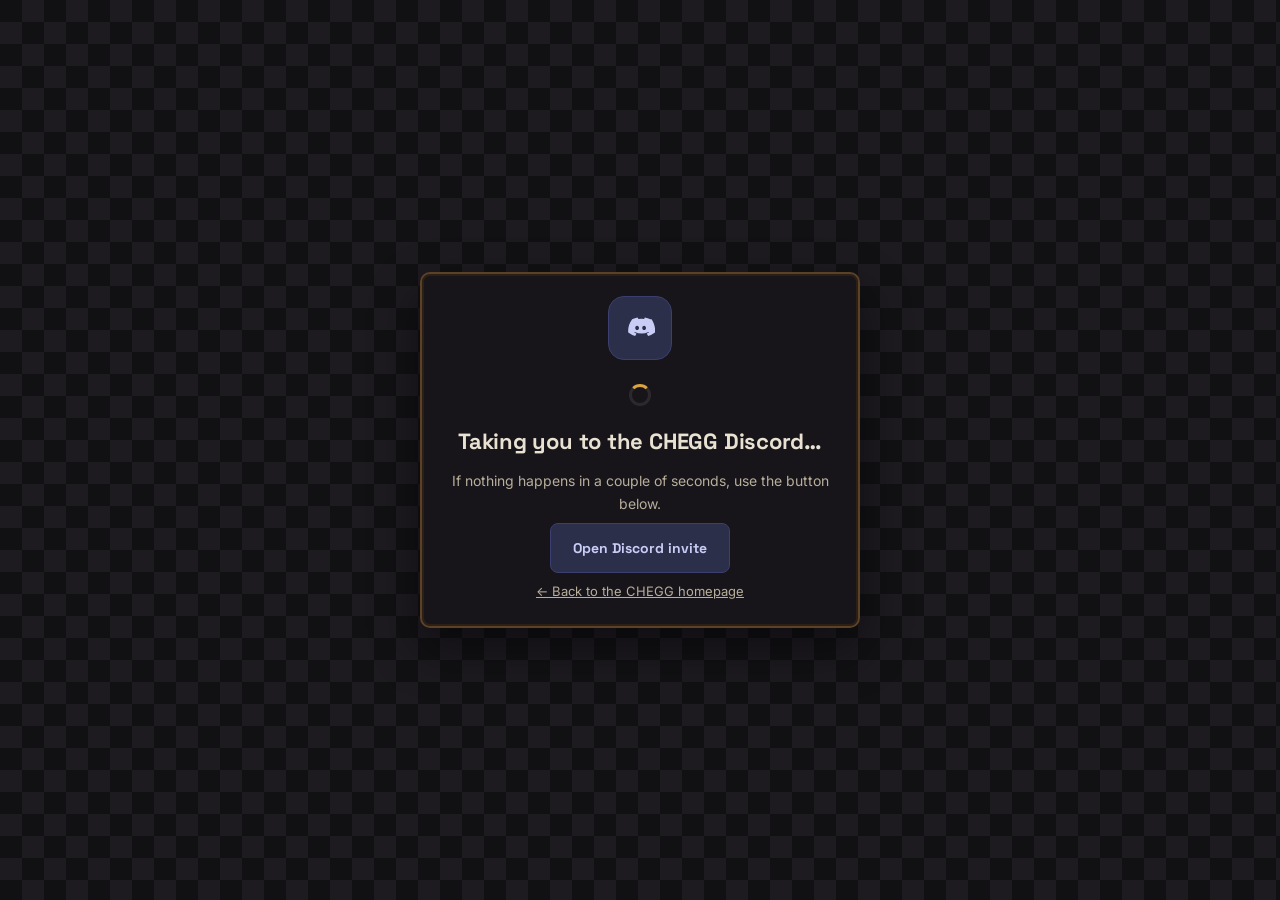
<file: discord.html>
<!doctype html>
<html lang="en">
<head>
<meta charset="UTF-8">
<meta name="viewport" content="width=device-width, initial-scale=1">
<title>Joining the Discord… — CHEGG</title>
<meta http-equiv="refresh" content="2;url=https://discord.gg/hXgYyq3Y8T">
<link rel="icon" href="src/favicon.png">
<link rel="preconnect" href="https://fonts.googleapis.com">
<link href="https://fonts.googleapis.com/css2?family=Press+Start+2P&family=Space+Grotesk:wght@500;700&family=Inter:wght@400;500;600&display=swap" rel="stylesheet">
<link rel="stylesheet" href="styles.css">
<link rel="discord:component-embed" type="application/json" href="https://cheggmc.github.io/embeds.json">
<script id="discord:component-embed" type="application/json">{"component":{"type":17,"spoiler":false,"components":[{"type":9,"components":[{"type":10,"content":"# CHEGG\nChess × Egg — the unofficial turn-based deck-building duel on a Minecraft checkerboard. Build a 15-minion deck, manage mana, hunt the enemy Villager."}],"accessory":{"type":11,"media":{"url":"https://cheggmc.github.io/src/favicon.png"},"description":"CHEGG logo","spoiler":false}},{"type":14,"divider":true,"spacing":1},{"type":10,"content":"## Join\n`acorezero.qzz.io:20503`\nAlso on Modrinth + `chegg.asrv.qzz.io`"},{"type":14,"divider":true,"spacing":1},{"type":1,"components":[{"type":2,"style":5,"label":"How to Play","url":"https://cheggmc.github.io/how-to-play"},{"type":2,"style":5,"label":"Minions","url":"https://cheggmc.github.io/minions"},{"type":2,"style":5,"label":"Discord","url":"https://discord.gg/hXgYyq3Y8T"},{"type":2,"style":5,"label":"Modrinth","url":"https://modrinth.com/server/cheggmc"}]}]}}</script>
<style>
  .redirect-wrap{
    min-height:100vh; display:flex; flex-direction:column; align-items:center; justify-content:center;
    text-align:center; padding:24px;
  }
  .redirect-card{
    max-width:440px; width:100%;
  }
  .discord-mark{
    width:64px;height:64px; border-radius:16px; margin:0 auto 24px;
    background:#2b2f4a; border:1px solid #3b4070;
    display:flex; align-items:center; justify-content:center;
  }
  .spinner{
    width:22px;height:22px; border-radius:50%;
    border:3px solid var(--line); border-top-color:var(--amber);
    animation:spin 0.8s linear infinite; margin:0 auto 18px;
  }
  @keyframes spin{ to{ transform:rotate(360deg); } }
  .manual-link{
    display:inline-block; margin-top:8px; font-size:13px; color:var(--cream-dim); text-decoration:underline;
  }
</style>
</head>
<body class="checker">

<div class="redirect-wrap">
  <div class="redirect-card frame-card">
    <div class="discord-mark">
      <svg viewBox="0 0 24 24" width="30" height="30" fill="#c9cdf5"><path d="M20.3 4.9A17.9 17.9 0 0 0 15.9 3.5c-.2.4-.5.9-.6 1.3a16.6 16.6 0 0 0-4.6 0c-.2-.4-.4-.9-.6-1.3-1.5.3-3 .8-4.4 1.4C3 8.6 2.3 12.1 2.6 15.6a18 18 0 0 0 5.5 2.8c.4-.6.8-1.3 1.1-2a11 11 0 0 1-1.8-.9l.4-.3a13 13 0 0 0 11 0l.4.3c-.6.3-1.2.6-1.8.9.3.7.7 1.4 1.1 2a18 18 0 0 0 5.5-2.8c.4-4-.6-7.5-2.7-10.7zM9.7 13.6c-.8 0-1.5-.8-1.5-1.7 0-1 .7-1.7 1.5-1.7s1.5.8 1.5 1.7c0 1-.7 1.7-1.5 1.7zm5.6 0c-.8 0-1.5-.8-1.5-1.7 0-1 .7-1.7 1.5-1.7s1.5.8 1.5 1.7c0 1-.6 1.7-1.5 1.7z"/></svg>
    </div>
    <div class="spinner"></div>
    <h1 style="font-size:22px;">Taking you to the CHEGG Discord…</h1>
    <p>If nothing happens in a couple of seconds, use the button below.</p>
    <a class="btn btn-discord" href="https://discord.gg/hXgYyq3Y8T" style="margin-top:8px;">Open Discord invite</a>
    <br>
    <a class="manual-link" href="/">← Back to the CHEGG homepage</a>
  </div>
</div>

<script>
  setTimeout(function(){
    window.location.href = "https://discord.gg/hXgYyq3Y8T";
  }, 1200);
</script>
</body>
</html>
</file>
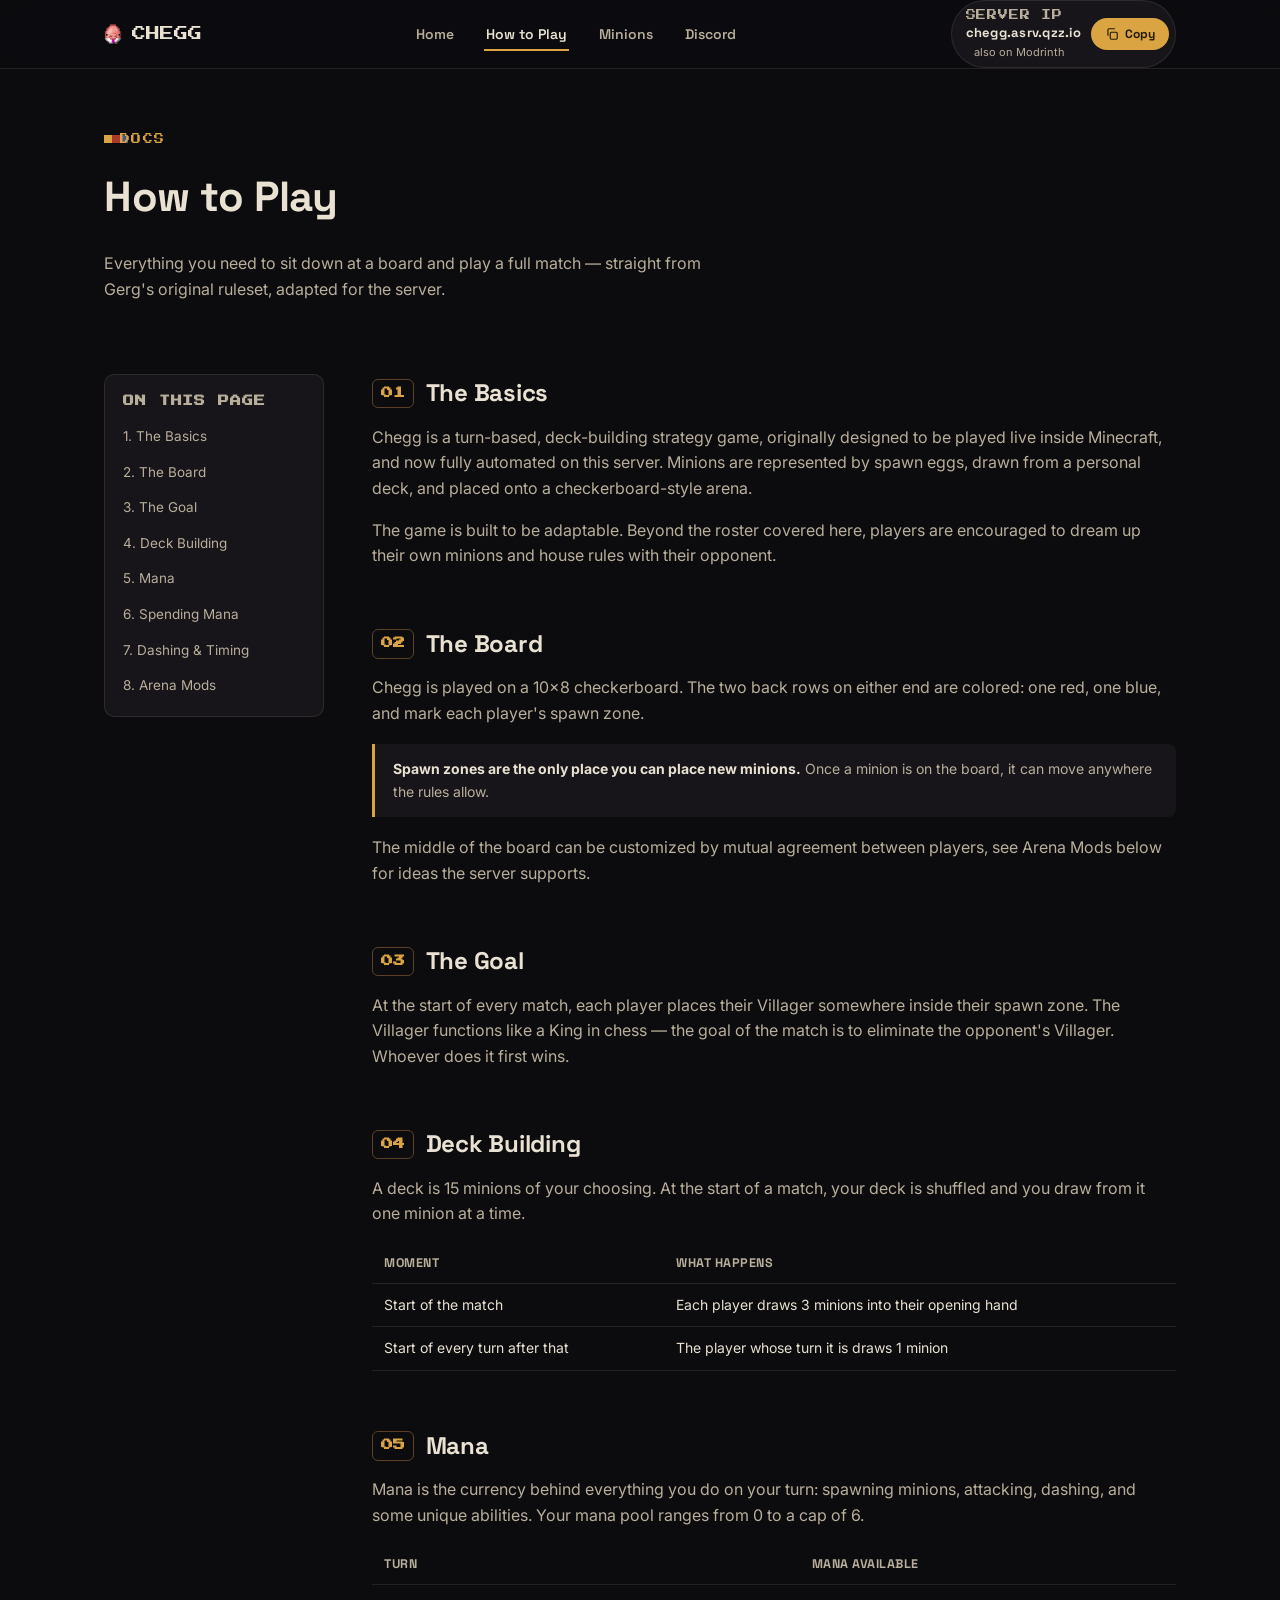
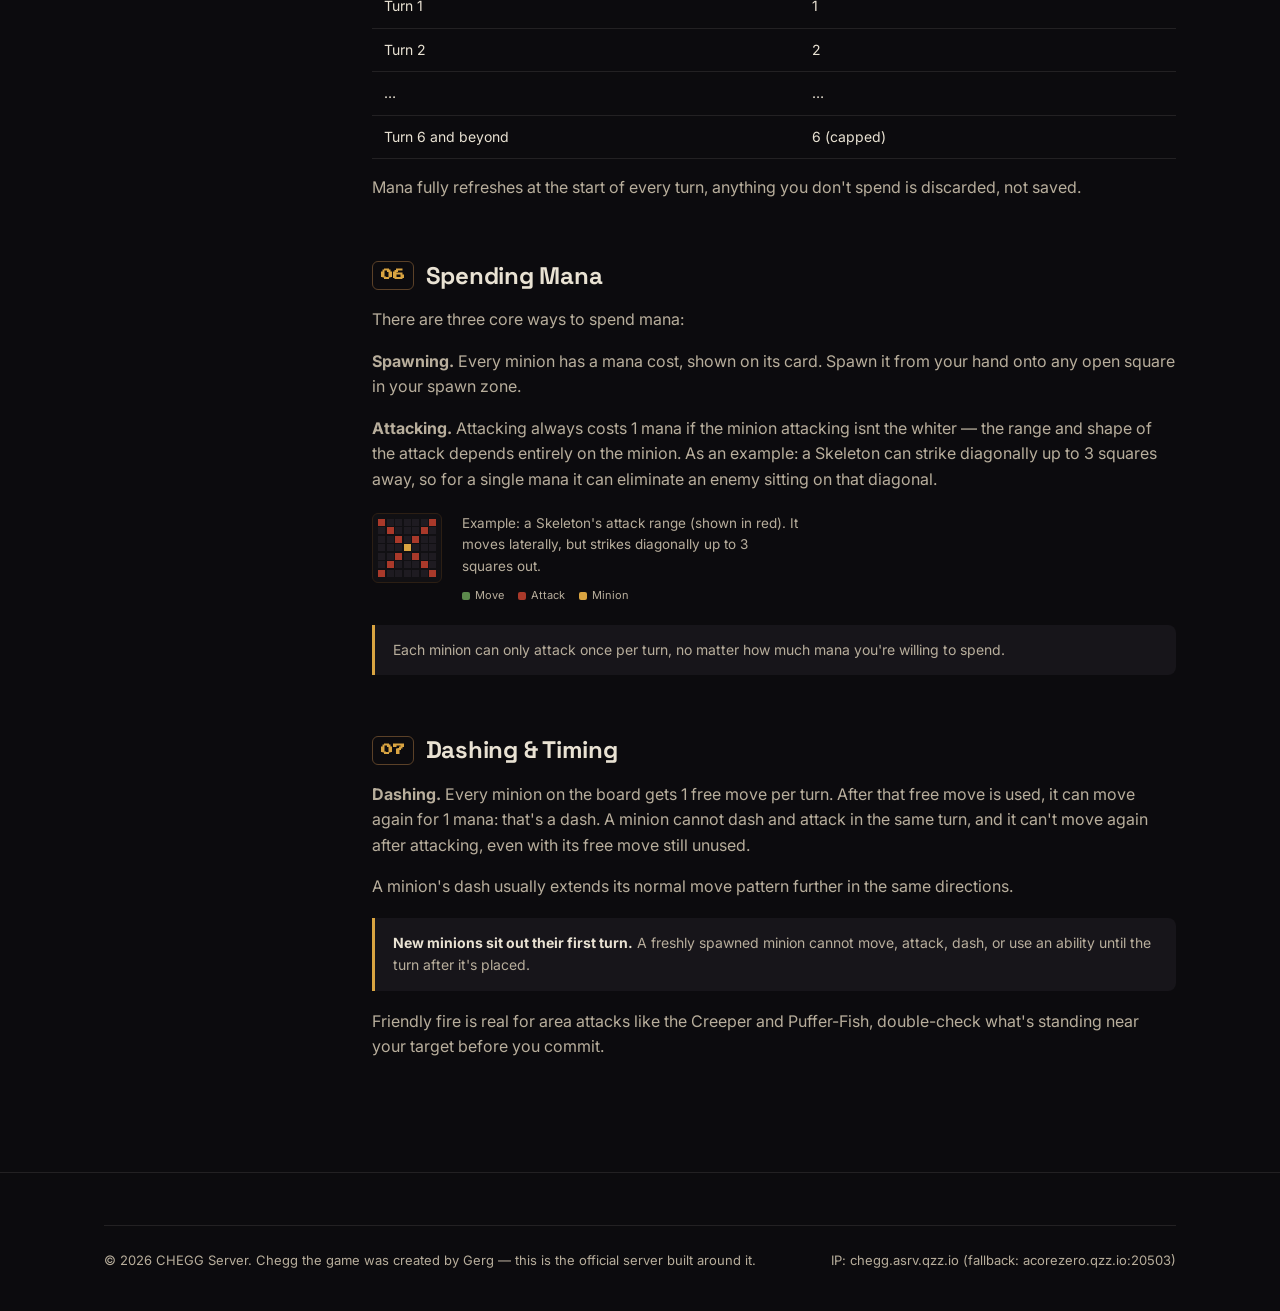
<file: how-to-play.html>
<!doctype html>
<html lang="en">
<head>
<meta charset="UTF-8">
<meta name="viewport" content="width=device-width, initial-scale=1">
<title>How to Play — CHEGG</title>
<meta name="description" content="Full rules for Chegg: the board, deck building, mana, spawning, attacking, dashing and arena mods.">
<link rel="icon" href="src/favicon.png">
<link rel="preconnect" href="https://fonts.googleapis.com">
<link href="https://fonts.googleapis.com/css2?family=Press+Start+2P&family=Space+Grotesk:wght@500;700&family=Inter:wght@400;500;600&display=swap" rel="stylesheet">
<link rel="stylesheet" href="styles.css">
<link rel="discord:component-embed" type="application/json" href="https://cheggmc.github.io/embeds.json">
<script id="discord:component-embed" type="application/json">{"component":{"type":17,"spoiler":false,"components":[{"type":9,"components":[{"type":10,"content":"# CHEGG\nChess × Egg — the unofficial turn-based deck-building duel on a Minecraft checkerboard. Build a 15-minion deck, manage mana, hunt the enemy Villager."}],"accessory":{"type":11,"media":{"url":"https://cheggmc.github.io/src/favicon.png"},"description":"CHEGG logo","spoiler":false}},{"type":14,"divider":true,"spacing":1},{"type":10,"content":"## Join\n`acorezero.qzz.io:20503`\nAlso on Modrinth + `chegg.asrv.qzz.io`"},{"type":14,"divider":true,"spacing":1},{"type":1,"components":[{"type":2,"style":5,"label":"How to Play","url":"https://cheggmc.github.io/how-to-play"},{"type":2,"style":5,"label":"Minions","url":"https://cheggmc.github.io/minions"},{"type":2,"style":5,"label":"Discord","url":"https://discord.gg/hXgYyq3Y8T"},{"type":2,"style":5,"label":"Modrinth","url":"https://modrinth.com/server/cheggmc"}]}]}}</script>
</head>
<body>

<nav class="site-nav">
  <div class="container">
    <a class="brand" href="index.html"><span class="brand-egg"></span>CHEGG</a>
    <ul class="nav-links">
      <li><a href="index.html">Home</a></li>
      <li><a href="how-to-play.html" class="active">How to Play</a></li>
      <li><a href="minions.html">Minions</a></li>
      <li><a href="discord.html">Discord</a></li>
    </ul>
    <div class="nav-cta">
      <div class="ip-pill">
        <div><div class="ip-label">SERVER IP</div><div class="ip-value">chegg.asrv.qzz.io</div><div class="ip-secondary">also on Modrinth</div></div>
        <button class="copy-btn" data-copy-ip aria-label="Copy server IP">
          <svg viewBox="0 0 24 24" fill="none" stroke="currentColor" stroke-width="2"><rect x="9" y="9" width="12" height="12" rx="2"/><path d="M5 15V5a2 2 0 0 1 2-2h10"/></svg>
          <span class="copy-label">Copy</span>
        </button>
      </div>
      <button class="nav-toggle" aria-label="Toggle menu">☰</button>
    </div>
  </div>
</nav>

<header style="padding:56px 0 0;">
  <div class="container">
    <span class="eyebrow">DOCS</span>
    <h1 style="font-size:clamp(28px,4vw,42px); max-width:700px;">How to Play</h1>
    <p style="max-width:640px; font-size:16px;">Everything you need to sit down at a board and play a full match — straight from Gerg's original ruleset, adapted for the server.</p>
  </div>
</header>

<section class="section-tight">
  <div class="container doc-layout">

    <aside class="doc-toc">
      <h4>ON THIS PAGE</h4>
      <ul>
        <li><a href="#basics">1. The Basics</a></li>
        <li><a href="#board">2. The Board</a></li>
        <li><a href="#goal">3. The Goal</a></li>
        <li><a href="#deck">4. Deck Building</a></li>
        <li><a href="#mana">5. Mana</a></li>
        <li><a href="#spending">6. Spending Mana</a></li>
        <li><a href="#dashing">7. Dashing &amp; Timing</a></li>
        <li><a href="#arenas">8. Arena Mods</a></li>
      </ul>
    </aside>

    <div>

      <div class="doc-section" id="basics">
        <h2><span class="num">01</span>The Basics</h2>
        <p>Chegg is a turn-based, deck-building strategy game, originally designed to be played live inside Minecraft, and now fully automated on this server. Minions are represented by spawn eggs, drawn from a personal deck, and placed onto a checkerboard-style arena.</p>
        <p>The game is built to be adaptable. Beyond the roster covered here, players are encouraged to dream up their own minions and house rules with their opponent.</p>
      </div>

      <div class="doc-section" id="board">
        <h2><span class="num">02</span>The Board</h2>
        <p>Chegg is played on a 10×8 checkerboard. The two back rows on either end are colored: one red, one blue, and mark each player's spawn zone.</p>
        <div class="callout"><strong>Spawn zones are the only place you can place new minions.</strong> Once a minion is on the board, it can move anywhere the rules allow.</div>
        <p>The middle of the board can be customized by mutual agreement between players, see <a href="#arenas">Arena Mods</a> below for ideas the server supports.</p>
      </div>

      <div class="doc-section" id="goal">
        <h2><span class="num">03</span>The Goal</h2>
        <p>At the start of every match, each player places their Villager somewhere inside their spawn zone. The Villager functions like a King in chess — the goal of the match is to eliminate the opponent's Villager. Whoever does it first wins.</p>
      </div>

      <div class="doc-section" id="deck">
        <h2><span class="num">04</span>Deck Building</h2>
        <p>A deck is 15 minions of your choosing. At the start of a match, your deck is shuffled and you draw from it one minion at a time.</p>
        <table class="rules-table">
          <tr><th>Moment</th><th>What happens</th></tr>
          <tr><td>Start of the match</td><td>Each player draws 3 minions into their opening hand</td></tr>
          <tr><td>Start of every turn after that</td><td>The player whose turn it is draws 1 minion</td></tr>
        </table>
      </div>

      <div class="doc-section" id="mana">
        <h2><span class="num">05</span>Mana</h2>
        <p>Mana is the currency behind everything you do on your turn: spawning minions, attacking, dashing, and some unique abilities. Your mana pool ranges from 0 to a cap of 6.</p>
        <table class="rules-table">
          <tr><th>Turn</th><th>Mana available</th></tr>
          <tr><td>Turn 1</td><td>1</td></tr>
          <tr><td>Turn 2</td><td>2</td></tr>
          <tr><td>…</td><td>…</td></tr>
          <tr><td>Turn 6 and beyond</td><td>6 (capped)</td></tr>
        </table>
        <p>Mana fully refreshes at the start of every turn, anything you don't spend is discarded, not saved.</p>
      </div>

      <div class="doc-section" id="spending">
        <h2><span class="num">06</span>Spending Mana</h2>
        <p>There are three core ways to spend mana:</p>
        <p><strong>Spawning.</strong> Every minion has a mana cost, shown on its card. Spawn it from your hand onto any open square in your spawn zone.</p>
        <p><strong>Attacking.</strong> Attacking always costs 1 mana if the minion attacking isnt the whiter — the range and shape of the attack depends entirely on the minion. As an example: a Skeleton can strike diagonally up to 3 squares away, so for a single mana it can eliminate an enemy sitting on that diagonal.</p>

        <div style="display:flex; gap:20px; align-items:flex-start; flex-wrap:wrap; margin:20px 0;">
          <div class="pattern-grid" data-example-pattern data-move='[]' data-attack='[[-1,-1],[-2,-2],[-3,-3],[-1,1],[-2,2],[-3,3],[1,-1],[2,-2],[3,-3],[1,1],[2,2],[3,3]]'></div>
          <div style="max-width:340px;">
            <p style="margin:0; font-size:13.5px;">Example: a Skeleton's attack range (shown in red). It moves laterally, but strikes diagonally up to 3 squares out.</p>
            <div class="pattern-legend">
              <span><i style="background:#5c8a4c"></i>Move</span>
              <span><i style="background:#a9392a"></i>Attack</span>
              <span><i style="background:#d9a441"></i>Minion</span>
            </div>
          </div>
        </div>

        <div class="callout">Each minion can only attack once per turn, no matter how much mana you're willing to spend.</div>
      </div>

      <div class="doc-section" id="dashing">
        <h2><span class="num">07</span>Dashing &amp; Timing</h2>
        <p><strong>Dashing.</strong> Every minion on the board gets 1 free move per turn. After that free move is used, it can move again for 1 mana: that's a dash. A minion cannot dash and attack in the same turn, and it can't move again after attacking, even with its free move still unused.</p>
        <p>A minion's dash usually extends its normal move pattern further in the same directions.</p>
        <div class="callout"><strong>New minions sit out their first turn.</strong> A freshly spawned minion cannot move, attack, dash, or use an ability until the turn after it's placed.</div>
        <p>Friendly fire is real for area attacks like the Creeper and Puffer-Fish, double-check what's standing near your target before you commit.</p>
      </div>

      
    </div>
  </div>
</section>

<footer>
  <div class="container">
    <div class="footer-bottom">
      <span>© 2026 CHEGG Server. Chegg the game was created by Gerg — this is the official server built around it.</span>
      <span>IP: chegg.asrv.qzz.io (fallback: acorezero.qzz.io:20503)</span>
    </div>
  </div>
</footer>

<script src="minions-data.js"></script>
<script src="app.js"></script>
</body>
</html>
</file>
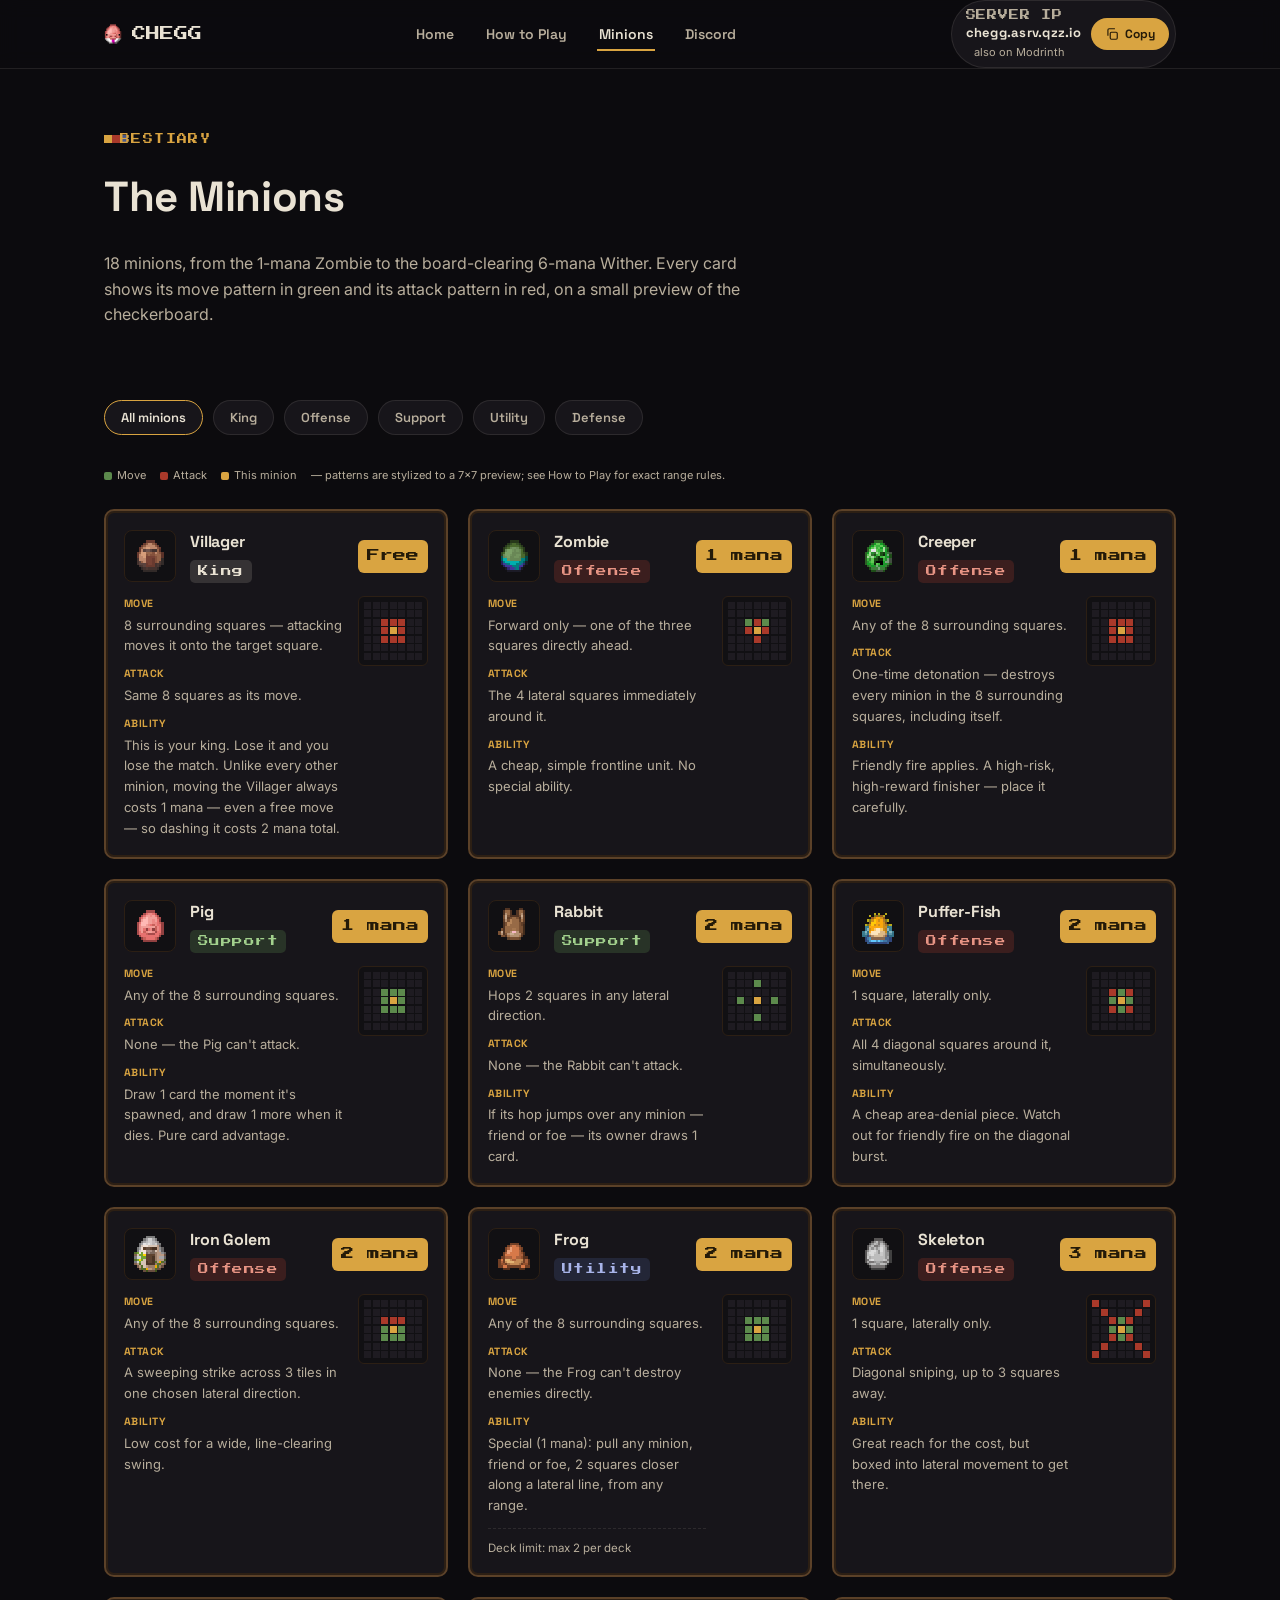
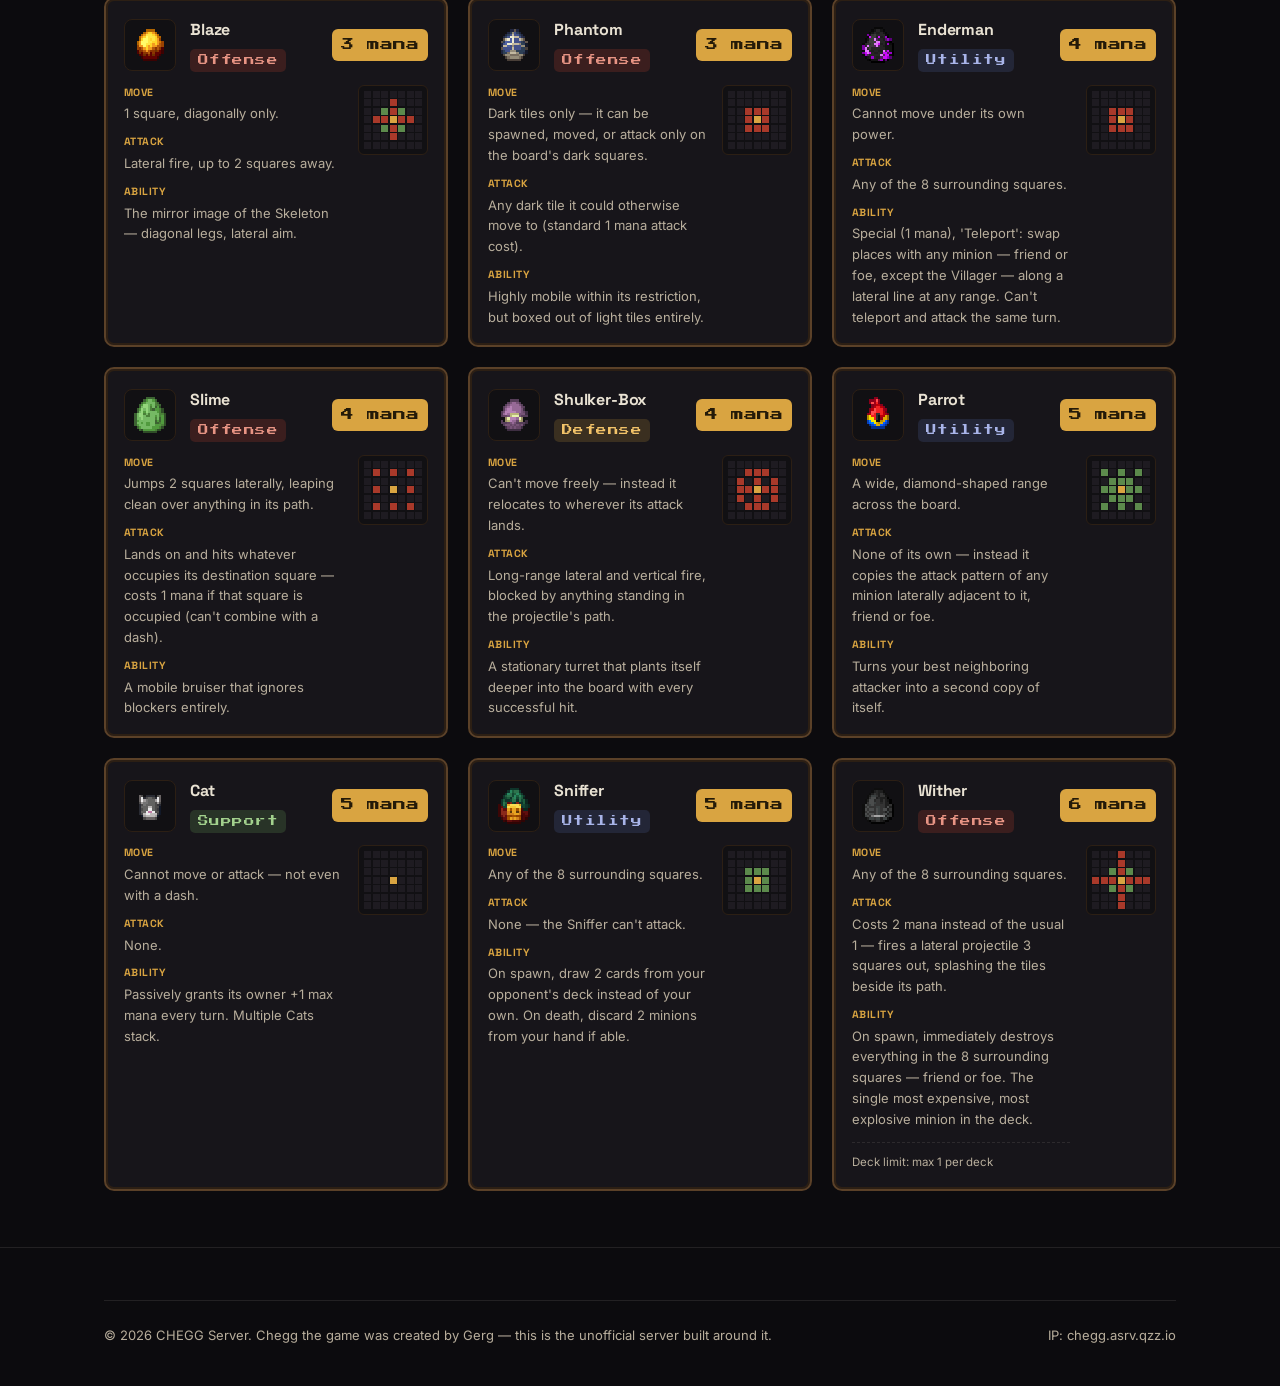
<file: minions.html>
<!doctype html>
<html lang="en">
<head>
<meta charset="UTF-8">
<meta name="viewport" content="width=device-width, initial-scale=1">
<title>Minions — CHEGG</title>
<meta name="description" content="Every minion in Chegg, move patterns, attack ranges, mana cost and special abilities.">
<link rel="icon" href="src/favicon.png">
<link rel="preconnect" href="https://fonts.googleapis.com">
<link href="https://fonts.googleapis.com/css2?family=Press+Start+2P&family=Space+Grotesk:wght@500;700&family=Inter:wght@400;500;600&display=swap" rel="stylesheet">
<link rel="stylesheet" href="styles.css">
<link rel="discord:component-embed" type="application/json" href="https://cheggmc.github.io/embeds.json">
<script id="discord:component-embed" type="application/json">{"component":{"type":17,"spoiler":false,"components":[{"type":9,"components":[{"type":10,"content":"# CHEGG\nChess × Egg — the unofficial turn-based deck-building duel on a Minecraft checkerboard. Build a 15-minion deck, manage mana, hunt the enemy Villager."}],"accessory":{"type":11,"media":{"url":"https://cheggmc.github.io/src/favicon.png"},"description":"CHEGG logo","spoiler":false}},{"type":14,"divider":true,"spacing":1},{"type":10,"content":"## Join\n`acorezero.qzz.io:20503`\nAlso on Modrinth + `chegg.asrv.qzz.io`"},{"type":14,"divider":true,"spacing":1},{"type":1,"components":[{"type":2,"style":5,"label":"How to Play","url":"https://cheggmc.github.io/how-to-play"},{"type":2,"style":5,"label":"Minions","url":"https://cheggmc.github.io/minions"},{"type":2,"style":5,"label":"Discord","url":"https://discord.gg/hXgYyq3Y8T"},{"type":2,"style":5,"label":"Modrinth","url":"https://modrinth.com/server/cheggmc"}]}]}}</script>
</head>
<body>

<nav class="site-nav">
  <div class="container">
    <a class="brand" href="index.html"><span class="brand-egg"></span>CHEGG</a>
    <ul class="nav-links">
      <li><a href="index.html">Home</a></li>
      <li><a href="how-to-play.html">How to Play</a></li>
      <li><a href="minions.html" class="active">Minions</a></li>
      <li><a href="discord.html">Discord</a></li>
    </ul>
    <div class="nav-cta">
      <div class="ip-pill">
        <div><div class="ip-label">SERVER IP</div><div class="ip-value">chegg.asrv.qzz.io</div><div class="ip-secondary">also on Modrinth</div></div>
        <button class="copy-btn" data-copy-ip aria-label="Copy server IP">
          <svg viewBox="0 0 24 24" fill="none" stroke="currentColor" stroke-width="2"><rect x="9" y="9" width="12" height="12" rx="2"/><path d="M5 15V5a2 2 0 0 1 2-2h10"/></svg>
          <span class="copy-label">Copy</span>
        </button>
      </div>
      <button class="nav-toggle" aria-label="Toggle menu">☰</button>
    </div>
  </div>
</nav>

<header style="padding:56px 0 0;">
  <div class="container">
    <span class="eyebrow">BESTIARY</span>
    <h1 style="font-size:clamp(28px,4vw,42px); max-width:700px;">The Minions</h1>
    <p style="max-width:640px; font-size:16px;">18 minions, from the 1-mana Zombie to the board-clearing 6-mana Wither. Every card shows its move pattern in green and its attack pattern in red, on a small preview of the checkerboard.</p>
  </div>
</header>

<section class="section-tight">
  <div class="container">
    <div class="filter-bar">
      <button class="filter-chip active" data-filter="all">All minions</button>
      <button class="filter-chip" data-filter="king">King</button>
      <button class="filter-chip" data-filter="offense">Offense</button>
      <button class="filter-chip" data-filter="support">Support</button>
      <button class="filter-chip" data-filter="utility">Utility</button>
      <button class="filter-chip" data-filter="defense">Defense</button>
    </div>

    <div class="pattern-legend" style="margin-bottom:24px;">
      <span><i style="background:#5c8a4c"></i>Move</span>
      <span><i style="background:#a9392a"></i>Attack</span>
      <span><i style="background:#d9a441"></i>This minion</span>
      <span style="color:var(--cream-dim);">— patterns are stylized to a 7×7 preview; see How to Play for exact range rules.</span>
    </div>

    <div class="minion-grid" id="minion-grid"></div>
  </div>
</section>

<footer>
  <div class="container">
    <div class="footer-bottom">
      <span>© 2026 CHEGG Server. Chegg the game was created by Gerg — this is the unofficial server built around it.</span>
      <span>IP: chegg.asrv.qzz.io</span>
    </div>
  </div>
</footer>

<script src="minions-data.js"></script>
<script src="app.js"></script>
</body>
</html>
</file>
<file: styles.css>
/* ============================================================
   CHEGG — Official Server
   Design tokens grounded in the game's own materials:
   the checkerboard, red/blue spawn zones, item frames, mana. */

:root{
  --void:      #0c0b0e;
  --panel:     #17151a;
  --panel-2:   #1e1b21;
  --board-a:   #111013;
  --board-b:   #1d1a20;
  --cream:     #e9e2d3;
  --cream-dim: #b8ae9c;
  --red:       #a9392a;
  --red-dim:   #6e2a20;
  --blue:      #48598c;
  --blue-dim:  #333f63;
  --amber:     #d9a441;
  --amber-hi:  #f2c369;
  --green:     #5c8a4c;
  --frame:     #5b4128;
  --frame-lo:  #2c1f14;
  --line:      rgba(233,226,211,0.10);
  --shadow:    0 20px 50px rgba(0,0,0,0.45);
  --radius:    10px;
  --font-pixel: "Press Start 2P", monospace;
  --font-head:  "Space Grotesk", sans-serif;
  --font-body:  "Inter", sans-serif;
}

*{box-sizing:border-box;}
html{scroll-behavior:smooth;}
body{
  margin:0;
  background:var(--void);
  color:var(--cream);
  font-family:var(--font-body);
  font-size:16px;
  line-height:1.6;
  -webkit-font-smoothing:antialiased;
}
img{max-width:100%;display:block;}
a{color:inherit;text-decoration:none;}
h1,h2,h3,h4{font-family:var(--font-head);margin:0 0 .5em;font-weight:700;letter-spacing:-0.01em;}
p{margin:0 0 1em;color:var(--cream-dim);} 
.container{max-width:1120px;margin:0 auto;padding:0 24px;} 
.eyebrow{
  font-family:var(--font-pixel);
  font-size:10px;
  letter-spacing:.14em;
  color:var(--amber);
  display:inline-flex;
  align-items:center;
  gap:8px;
  margin-bottom:16px;
}
.eyebrow::before{
  content:"";
  width:8px;height:8px;
  background:var(--amber);
  box-shadow:8px 0 0 var(--red), 16px 0 0 var(--blue);
}
:focus-visible{outline:2px solid var(--amber-hi);outline-offset:3px;}
@media (prefers-reduced-motion: reduce){
  *{animation-duration:.001ms !important; transition-duration:.001ms !important;}
}

/* ---------- checkerboard texture ---------- */
.checker{
  background-image:
    repeating-conic-gradient(var(--board-b) 0% 25%, var(--board-a) 0% 50%);
  background-size: 44px 44px;
}
.checker-strip{
  height:14px;
  background-image: repeating-linear-gradient(90deg, var(--red) 0 22px, var(--red-dim) 22px 44px);
}
.checker-strip.blue{
  background-image: repeating-linear-gradient(90deg, var(--blue) 0 22px, var(--blue-dim) 22px 44px);
}

/* ---------- nav ---------- */
.site-nav{
  position:sticky; top:0; z-index:50;
  background:rgba(12,11,14,0.86);
  backdrop-filter:blur(10px);
  border-bottom:1px solid var(--line);
}
.site-nav .container{
  display:flex; align-items:center; justify-content:space-between;
  height:68px; gap:20px;
}
.brand{
  display:flex; align-items:center; gap:10px;
  font-family:var(--font-pixel); font-size:14px; color:var(--cream);
}
.brand-egg{
  width:18px;height:22px;border-radius:60% 60% 55% 55%;
  background-image: url('src/favicon.png');
  background-size: cover;
  background-position: center;
  background-repeat: no-repeat;
  box-shadow:inset -2px -2px 0 rgba(0,0,0,.35);
}
.nav-links{display:flex; align-items:center; gap:28px; list-style:none; margin:0; padding:0;}
.nav-links a{
  font-family:var(--font-head); font-size:14px; font-weight:600;
  color:var(--cream-dim); padding:6px 2px; border-bottom:2px solid transparent;
  transition:color .15s ease, border-color .15s ease;
}
.nav-links a:hover, .nav-links a.active{color:var(--cream); border-color:var(--amber);} 
.nav-cta{display:flex; align-items:center; gap:10px;}
.nav-toggle{display:none; background:none; border:1px solid var(--line); color:var(--cream); width:40px;height:40px;border-radius:8px; cursor:pointer;}

.ip-pill{
  display:flex; align-items:center; gap:10px;
  background:var(--panel); border:1px solid var(--line);
  border-radius:999px; padding:6px 6px 6px 14px;
}
.ip-pill .ip-value{font-family:var(--font-head); font-weight:700; font-size:13px; letter-spacing:.02em;}
.ip-pill .ip-label{font-size:10px; color:var(--cream-dim); font-family:var(--font-pixel); letter-spacing:.08em;}
.copy-btn{
  border:none; cursor:pointer; border-radius:999px;
  background:var(--amber); color:#241a08; font-weight:700; font-size:12px;
  padding:8px 14px; display:flex; align-items:center; gap:6px;
  transition:background .15s ease, transform .1s ease;
  font-family:var(--font-head);
}
.copy-btn:hover{background:var(--amber-hi);} 
.copy-btn:active{transform:scale(.96);} 
.copy-btn svg{width:14px;height:14px;}

/* ---------- buttons ---------- */
.btn{
  display:inline-flex; align-items:center; gap:8px;
  font-family:var(--font-head); font-weight:700; font-size:14px;
  padding:13px 22px; border-radius:8px; cursor:pointer; border:1px solid transparent;
  transition:transform .12s ease, background .15s ease, border-color .15s ease;
}
.btn:hover{transform:translateY(-2px);} 
.btn-primary{background:var(--amber); color:#241a08;} 
.btn-primary:hover{background:var(--amber-hi);} 
.btn-green{background:var(--green); color:#241a08;} 
.btn-green:hover{background:darken(var(--green), 10%);} 
.btn-ghost{background:transparent; border-color:var(--line); color:var(--cream);} 
.btn-ghost:hover{border-color:var(--cream-dim);} 
.btn-discord{background:#2b2f4a; color:#c9cdf5; border-color:#3b4070;} 
.btn-discord:hover{background:#343a5c;}

/* ---------- hero ---------- */
.hero{
  position:relative; overflow:hidden;
  padding:96px 0 32px;
  border-bottom:1px solid var(--line);
}
.hero::before{
  content:""; position:absolute; inset:0;
  background-image: repeating-conic-gradient(var(--board-b) 0% 25%, var(--board-a) 0% 50%);
  background-size: 52px 52px;
  opacity:.35;
  mask-image: radial-gradient(ellipse 80% 60% at 50% 0%, black, transparent 75%);
}
.hero .container{position:relative;} 
.hero-title{
  font-family:var(--font-pixel);
  font-size:clamp(30px, 6vw, 58px);
  line-height:1.25;
  color:var(--cream);
  margin:0 0 22px;
  text-shadow: 4px 4px 0 var(--red-dim), 8px 8px 0 rgba(0,0,0,.4);
}
.hero-sub{font-size:19px; max-width:640px; color:var(--cream-dim);} 
.hero-note{font-size:14px; color:var(--cream-dim); max-width:600px;} 
.hero-actions{display:flex; flex-wrap:wrap; gap:14px; margin:32px 0 8px;} 
.hero-ip{
  display:inline-flex; align-items:center; gap:16px;
  background:var(--panel); border:1px solid var(--line); border-radius:10px;
  padding:16px 20px; margin-bottom:28px;
}
.hero-ip .ip-value{font-family:var(--font-head); font-size:22px; font-weight:700;} 
.ip-secondary{
  font-size:11px;
  color:var(--cream-dim);
  margin-left:8px;
}
.ip-tertiary{
  font-size:11px;
  color:var(--amber);
  margin-left:8px;
} 

/* ---------- sections ---------- */
section{padding:76px 0;} 
.section-tight{padding:56px 0;} 
.section-head{max-width:680px; margin-bottom:44px;} 
.section-head h2{font-size:clamp(24px,3.4vw,36px);} 
.grid-3{display:grid; grid-template-columns:repeat(3,1fr); gap:22px;} 
.grid-2{display:grid; grid-template-columns:1.1fr .9fr; gap:40px; align-items:center;} 
@media (max-width:860px){
  .grid-3{grid-template-columns:1fr;} 
  .grid-2{grid-template-columns:1fr;} 
}

/* ---------- item-frame card ---------- */
.frame-card{
  position:relative;
  background:var(--panel);
  border-radius:var(--radius);
  padding:22px;
  border:2px solid var(--frame);
  box-shadow: inset 0 0 0 2px var(--frame-lo), var(--shadow);
}
.frame-card h3{font-size:18px; margin-bottom:8px;} 
.frame-card p{margin-bottom:0; font-size:14px;} 
.frame-icon{
  width:44px;height:44px; border-radius:6px;
  background:var(--board-a);
  border:1px solid var(--frame-lo);
  display:flex; align-items:center; justify-content:center;
  margin-bottom:16px;
}

/* ---------- video ---------- */
.video-wrap{
  position:relative; border-radius:14px; overflow:hidden;
  border:2px solid var(--frame); box-shadow:var(--shadow);
  aspect-ratio:16/9; background:#000;
}
.video-wrap iframe{width:100%;height:100%;border:0;} 
.video-credit{margin-top:14px; font-size:13px; color:var(--cream-dim);} 

/* ---------- footer ---------- */
footer{border-top:1px solid var(--line); padding:52px 0 40px;} 
.footer-grid{display:grid; grid-template-columns:1.4fr 1fr 1fr; gap:32px; margin-bottom:36px;} 
@media (max-width:760px){.footer-grid{grid-template-columns:1fr;}} 
.footer-col h4{font-size:13px; color:var(--cream-dim); font-family:var(--font-pixel); letter-spacing:.06em; margin-bottom:16px;} 
.footer-col ul{list-style:none; margin:0; padding:0; display:flex; flex-direction:column; gap:10px;} 
.footer-col a{font-size:14px; color:var(--cream-dim);} 
.footer-col a:hover{color:var(--cream);} 
.footer-bottom{
  display:flex; justify-content:space-between; align-items:center; flex-wrap:wrap; gap:12px;
  padding-top:24px; border-top:1px solid var(--line);
  font-size:13px; color:var(--cream-dim);
}
.badge-official{
  display:inline-flex; align-items:center; gap:3px;
  background:var(--panel-2); border:1px solid var(--line); border-radius:999px;
  padding:5px 12px; font-size:12px; font-weight:700; color:var(--amber-hi);
  font-family:var(--font-head);
}
.badge-official svg{width:14px;height:14px;} 

/* ---------- doc / rules layout ---------- */
.doc-layout{display:grid; grid-template-columns:220px 1fr; gap:48px; align-items:start;} 
@media (max-width:860px){.doc-layout{grid-template-columns:1fr;}} 
.doc-toc{
  position:sticky; top:88px;
  border:1px solid var(--line); border-radius:10px; padding:18px;
  background:var(--panel);
}
.doc-toc h4{font-size:11px; font-family:var(--font-pixel); color:var(--cream-dim); letter-spacing:.08em; margin-bottom:12px;} 
.doc-toc ul{list-style:none; margin:0; padding:0; display:flex; flex-direction:column; gap:10px;} 
.doc-toc a{font-size:13.5px; color:var(--cream-dim);} 
.doc-toc a:hover, .doc-toc a.active{color:var(--amber-hi);} 
.doc-section{margin-bottom:56px; scroll-margin-top:90px;} 
.doc-section h2{font-size:24px; display:flex; align-items:center; gap:12px;} 
.doc-section h2 .num{font-family:var(--font-pixel); font-size:12px; color:var(--amber); border:1px solid var(--frame); padding:4px 8px; border-radius:6px;} 
.callout{
  border-left:3px solid var(--amber); background:var(--panel);
  border-radius:0 8px 8px 0; padding:14px 18px; font-size:14px; color:var(--cream-dim);
  margin:18px 0;
}
.callout strong{color:var(--cream);} 
.doc-img{
  border-radius:10px; border:2px solid var(--frame); overflow:hidden;
  margin:18px 0; background:var(--board-a); box-shadow:var(--shadow);
}
.doc-img img{width:100%; display:block;} 
.doc-img .cap{padding:10px 14px; font-size:12.5px; color:var(--cream-dim); background:var(--panel-2);} 
table.rules-table{width:100%; border-collapse:collapse; font-size:14px; margin:16px 0;} 
table.rules-table th, table.rules-table td{text-align:left; padding:10px 12px; border-bottom:1px solid var(--line);} 
table.rules-table th{color:var(--cream-dim); font-family:var(--font-head); font-size:12.5px; text-transform:uppercase; letter-spacing:.04em;} 

/* ---------- minion cards & pattern grid ---------- */
.filter-bar{display:flex; flex-wrap:wrap; gap:10px; margin-bottom:32px;} 
.filter-chip{
  font-family:var(--font-head); font-size:13px; font-weight:600;
  padding:8px 16px; border-radius:999px; border:1px solid var(--line);
  background:var(--panel); color:var(--cream-dim); cursor:pointer;
}
.filter-chip.active, .filter-chip:hover{border-color:var(--amber); color:var(--cream);} 
.minion-grid{display:grid; grid-template-columns:repeat(3,1fr); gap:20px;} 
@media (max-width:920px){.minion-grid{grid-template-columns:repeat(2,1fr);} }
@media (max-width:600px){.minion-grid{grid-template-columns:1fr;} }
.minion-card{
  background:var(--panel); border-radius:var(--radius); overflow:hidden;
  border:2px solid var(--frame); box-shadow: inset 0 0 0 2px var(--frame-lo);
  display:flex; flex-direction:column;
}
.minion-card .m-head{display:flex; align-items:center; gap:14px; padding:18px 18px 12px;} 
.minion-card .m-icon{
  width:52px; height:52px; border-radius:8px; background:var(--board-a);
  border:1px solid var(--frame-lo); display:flex; align-items:center; justify-content:center; flex-shrink:0;
}
.minion-card .m-icon img{width:36px;height:36px;object-fit:contain;image-rendering:pixelated;} 
.minion-card .m-name{font-size:16px; font-weight:700; margin:0;} 
.minion-card .m-tag{
  display:inline-block; font-size:10.5px; font-family:var(--font-pixel);
  padding:3px 8px; border-radius:5px; margin-top:6px; letter-spacing:.04em;
}
.tag-offense{background:rgba(169,57,42,.25); color:#e79484;} 
.tag-support{background:rgba(92,138,76,.25); color:#a2d18d;} 
.tag-utility{background:rgba(72,89,140,.25); color:#a8b4e8;} 
.tag-defense{background:rgba(217,164,65,.18); color:var(--amber-hi);} 
.tag-king{background:rgba(233,226,211,.14); color:var(--cream);} 
.m-cost{
  margin-left:auto; font-family:var(--font-pixel); font-size:13px;
  color:#241a08; background:var(--amber); border-radius:6px; padding:6px 9px; flex-shrink:0;
}
.m-body{padding:0 18px 18px; display:flex; gap:16px; align-items:flex-start;} 
.m-desc{flex:1; font-size:13px;} 
.m-desc dl{margin:0;} 
.m-desc dt{font-size:10.5px; color:var(--amber); font-family:var(--font-head); font-weight:700; text-transform:uppercase; letter-spacing:.04em; margin-top:10px;} 
.m-desc dt:first-child{margin-top:0;} 
.m-desc dd{margin:2px 0 0; color:var(--cream-dim); font-size:13px;} 
.m-limit{font-size:11.5px; color:var(--cream-dim); border-top:1px dashed var(--line); margin-top:12px; padding-top:10px;} 

.pattern-grid{
  display:grid; grid-template-columns:repeat(7,7px); grid-template-rows:repeat(7,7px);
  gap:1.5px; flex-shrink:0; background:var(--board-a); padding:5px; border-radius:6px;
  border:1px solid var(--frame-lo);
}
.pattern-grid .cell{width:7px;height:7px;background:var(--panel-2);} 
.pattern-grid .cell.move{background:var(--green);} 
.pattern-grid .cell.attack{background:var(--red);} 
.pattern-grid .cell.center{background:var(--amber);} 
.pattern-legend{display:flex; gap:14px; font-size:11px; color:var(--cream-dim); margin-top:10px;} 
.pattern-legend span{display:inline-flex; align-items:center; gap:5px;} 
.pattern-legend i{width:8px;height:8px;border-radius:2px;display:inline-block;} 

/* ---------- gamemode compare ---------- */
.compare{display:grid; grid-template-columns:1fr 1fr; gap:24px;} 
@media (max-width:760px){.compare{grid-template-columns:1fr;}} 
.compare .frame-card ul{margin:0; padding-left:18px; color:var(--cream-dim); font-size:14px;} 
.compare .frame-card li{margin-bottom:8px;} 
.status-pill{font-size:11px; font-family:var(--font-pixel); padding:4px 10px; border-radius:999px; display:inline-block; margin-bottom:14px;} 
.status-live{background:rgba(92,138,76,.22); color:#a2d18d;} 
.status-draft{background:rgba(217,164,65,.2); color:var(--amber-hi);} 

/* ---------- roadmap ---------- */
.roadmap-list{list-style:none; margin:0; padding:0; display:flex; flex-direction:column;} 
.roadmap-list li{
  display:flex; gap:16px; padding:16px 0; border-top:1px solid var(--line);
}
.roadmap-list li:last-child{border-bottom:1px solid var(--line);} 
.roadmap-list .r-num{font-family:var(--font-pixel); font-size:11px; color:var(--amber); flex-shrink:0; width:24px; padding-top:2px;} 
.roadmap-list .r-title{font-weight:700; font-family:var(--font-head); margin-bottom:2px;} 
.roadmap-list .r-desc{font-size:13.5px; color:var(--cream-dim); margin:0;} 

@media (max-width:760px){
  .nav-links{display:none;} 
  .nav-toggle{display:block;} 
  .site-nav.open .nav-links{
    display:flex; flex-direction:column; position:absolute; top:68px; left:0; right:0;
    background:var(--void); border-bottom:1px solid var(--line); padding:16px 24px; gap:16px;
  }
  .grid-3{grid-template-columns:1fr;} 
}
</file>
